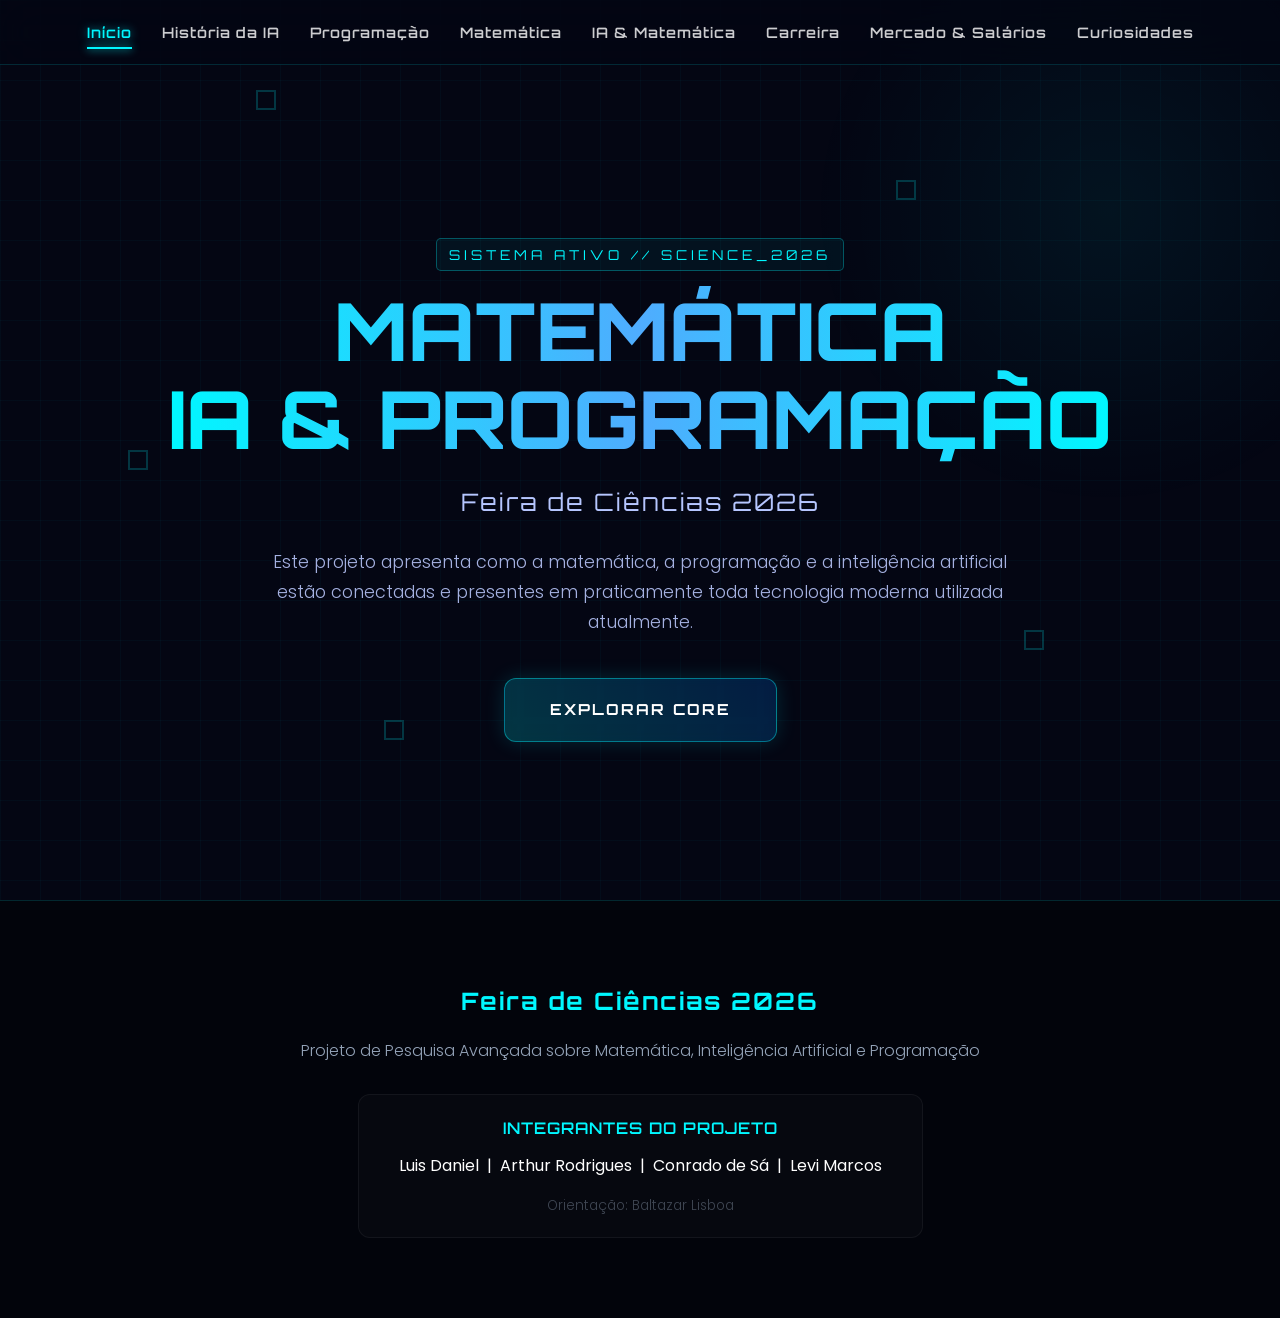
<file: index.html>
<!DOCTYPE html>
<html lang="pt-BR">

<head>
    <meta charset="UTF-8">
    <meta name="viewport" content="width=device-width, initial-scale=1.0">
    <meta name="description" content="Projeto de feira de ciências sobre como matemática, inteligência artificial e programação se conectam na tecnologia moderna.">
    <meta name="author" content="Luis Daniel, Arthur Rodrigues, Conrado de Sá e Levi Marcos">
    <meta name="robots" content="index, follow">
    <meta name="theme-color" content="#00f7ff">

    <meta property="og:title" content="Feira de Ciências | Matemática, IA e Programação">
    <meta property="og:description" content="Explore a conexão entre matemática, inteligência artificial e programação em um projeto futurista de feira de ciências.">
    <meta property="og:type" content="website">

    <title>Feira de Ciências | Matemática, IA e Programação</title>

    <link rel="manifest" href="manifest.json">
    <link rel="icon" type="image/svg+xml" href="assets/favicon.svg">

    <link rel="preconnect" href="https://fonts.googleapis.com">
    <link rel="preconnect" href="https://fonts.gstatic.com" crossorigin>

    <link href="https://fonts.googleapis.com/css2?family=Orbitron:wght@400;600;700;800&family=Poppins:wght@300;400;500;600;700&display=swap" rel="stylesheet">

    <link rel="stylesheet" href="https://cdnjs.cloudflare.com/ajax/libs/font-awesome/6.5.2/css/all.min.css">

    <link rel="stylesheet" href="css/style.css">

    <script src="js/script.js" defer></script>
</head>

<body data-page="home">

    <a class="skip-link" href="#conteudo-principal">
        Pular para o conteúdo
    </a>

    <div class="bg-animation" aria-hidden="true">
        <div class="cube"></div>
        <div class="cube"></div>
        <div class="cube"></div>
        <div class="cube"></div>
        <div class="cube"></div>
    </div>

    <div class="bg-glow" aria-hidden="true"></div>

    <header>
        <nav aria-label="Navegação principal">

            <a href="index.html" data-page="home">
                Início
            </a>

            <a href="ia.html" data-page="ia">
                História da IA
            </a>

            <a href="programacao.html" data-page="programacao">
                Programação
            </a>

            <a href="matematica.html" data-page="matematica">
                Matemática
            </a>

            <a href="ia.html#ia-programacao" data-page="ia-programacao">
                IA & Matemática
            </a>

            <a href="carreira.html" data-page="carreira">
                Carreira
            </a>

            <a href="mercado.html" data-page="mercado">
                Mercado & Salários
            </a>

            <a href="curiosidades.html" data-page="curiosidades">
                Curiosidades
            </a>

        </nav>
    </header>

    <main id="conteudo-principal">

        <section class="hero fade-in">

            <div class="hero-tag">
                SISTEMA ATIVO // SCIENCE_2026
            </div>

            <h1>
                MATEMÁTICA<br>
                IA & PROGRAMAÇÃO
            </h1>

            <h2>
                Feira de Ciências 2026
            </h2>

            <p>
                Este projeto apresenta como a matemática,
                a programação e a inteligência artificial
                estão conectadas e presentes em praticamente
                toda tecnologia moderna utilizada atualmente.
            </p>

            <a href="ia.html" class="hero-btn">
                EXPLORAR CORE
            </a>

        </section>

    </main>

    <footer>

        <h2>
            Feira de Ciências 2026
        </h2>

        <p>
            Projeto de Pesquisa Avançada sobre Matemática,
            Inteligência Artificial e Programação
        </p>

        <div class="integrantes-box">

            <p class="footer-label">
                INTEGRANTES DO PROJETO
            </p>

<a href="PhysicsLabAr/" style="color: inherit; text-decoration: none;">
    Luis Daniel
</a>
&nbsp;|&nbsp;

<a href="doom.html" style="color: inherit; text-decoration: none;">
    Arthur Rodrigues
</a>
&nbsp;|&nbsp;

<a href="pong.html" style="color: inherit; text-decoration: none;">
    Conrado de Sá
</a>
&nbsp;|&nbsp;

<a href="tetris.html" style="color: inherit; text-decoration: none;">
    Levi Marcos
</a>
            <p class="footer-guide">
                Orientação: Baltazar Lisboa
            </p>

        </div>

    </footer>

</body>

</html>
</file>
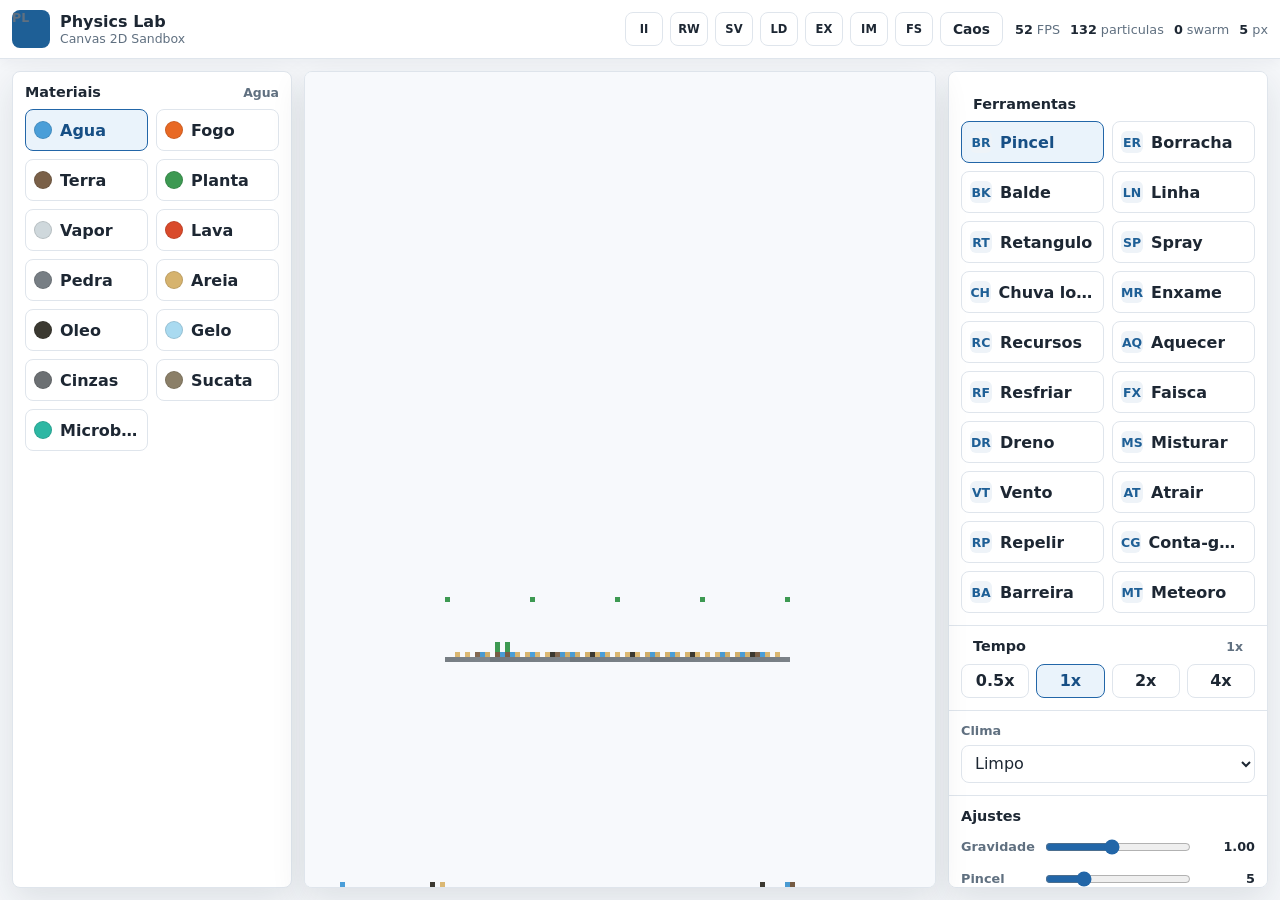
<file: PhysicsLabAr/index.html>
<!doctype html>
<html lang="pt-BR">
<head>
  <meta charset="utf-8">
  <meta name="viewport" content="width=device-width, initial-scale=1">
  <meta name="theme-color" content="#f6f8fb">
  <title>Physics Lab</title>
  <link rel="stylesheet" href="style.css">
  <link rel="stylesheet" href="css/mobile.css" media="(max-width: 760px)">
  <link rel="stylesheet" href="css/desktop.css" media="(min-width: 761px)">
</head>
<body>
  <div class="app-shell">
    <header class="topbar">
      <div class="brand">
        <span class="brand-mark">PL</span>
        <div>
          <strong>Physics Lab</strong>
          <span>Canvas 2D Sandbox</span>
        </div>
      </div>

      <div class="top-actions" aria-label="Acoes principais">
        <button class="icon-button" type="button" data-action="pause" title="Pausar ou continuar" aria-label="Pausar ou continuar">II</button>
        <button class="icon-button" type="button" data-action="rewind" title="Retroceder tempo" aria-label="Retroceder tempo">RW</button>
        <button class="icon-button" type="button" data-action="save" title="Salvar" aria-label="Salvar">SV</button>
        <button class="icon-button" type="button" data-action="load" title="Carregar" aria-label="Carregar">LD</button>
        <button class="icon-button" type="button" data-action="export" title="Exportar JSON" aria-label="Exportar JSON">EX</button>
        <button class="icon-button" type="button" data-action="import" title="Importar JSON" aria-label="Importar JSON">IM</button>
        <button class="icon-button" type="button" data-action="fullscreen" title="Tela cheia" aria-label="Tela cheia">FS</button>
        <button class="text-button chaos-button" type="button" data-action="chaos">Caos</button>
      </div>

      <div class="stats-strip" aria-live="polite">
        <span><b id="fpsValue">60</b> FPS</span>
        <span><b id="particleValue">0</b> particulas</span>
        <span><b id="swarmValue">0</b> swarm</span>
        <span><b id="cellValue">4</b> px</span>
      </div>
    </header>

    <main class="lab-layout">
      <aside class="panel palette-panel" aria-label="Materiais">
        <div class="panel-title">
          <h1>Materiais</h1>
          <span id="selectedMaterialLabel">Agua</span>
        </div>
        <div id="materialPalette" class="material-grid"></div>
      </aside>

      <section class="world-panel" aria-label="Mundo fisico">
        <div class="canvas-frame">
          <canvas id="worldCanvas"></canvas>
          <canvas id="overlayCanvas"></canvas>
          <div id="statusToast" class="status-toast" role="status" aria-live="polite"></div>
        </div>
      </section>

      <aside class="panel control-panel" aria-label="Controles">
        <section class="control-group">
          <div class="panel-title">
            <h2>Ferramentas</h2>
          </div>
          <div id="toolButtons" class="tool-grid"></div>
        </section>

        <section class="control-group">
          <div class="panel-title compact-title">
            <h2>Tempo</h2>
            <span id="timeState">1x</span>
          </div>
          <div id="speedButtons" class="segmented"></div>
        </section>

        <section class="control-group">
          <label class="field-label" for="weatherSelect">Clima</label>
          <select id="weatherSelect">
            <option value="clear">Limpo</option>
            <option value="rain">Chuva</option>
            <option value="storm">Tempestade</option>
            <option value="snow">Neve</option>
            <option value="tornado">Tornado</option>
            <option value="heat">Onda de calor</option>
          </select>
        </section>

        <section class="control-group advanced-panel">
          <div class="panel-title">
            <h2>Ajustes</h2>
          </div>

          <label class="range-row">
            <span>Gravidade</span>
            <input id="gravityRange" type="range" min="0" max="220" value="100">
            <output id="gravityValue">1.00</output>
          </label>

          <label class="range-row">
            <span>Pincel</span>
            <input id="brushRange" type="range" min="1" max="18" value="5">
            <output id="brushValue">5</output>
          </label>

          <label class="range-row">
            <span>Clima</span>
            <input id="weatherRange" type="range" min="0" max="100" value="35">
            <output id="weatherValue">35%</output>
          </label>

          <label class="range-row">
            <span>Limite</span>
            <input id="limitRange" type="range" min="4000" max="70000" step="1000" value="32000">
            <output id="limitValue">32000</output>
          </label>
        </section>

        <section class="control-group utility-row">
          <button class="text-button" type="button" data-action="clear">Limpar</button>
          <button class="text-button" type="button" data-action="seed">Misturar</button>
        </section>
      </aside>
    </main>
  </div>

  <input id="importInput" type="file" accept="application/json" hidden>

  <script src="physics.js"></script>
  <script src="reactions.js"></script>
  <script src="effects.js"></script>
  <script src="time.js"></script>
  <script src="weather.js"></script>
  <script src="save.js"></script>
  <script src="ui.js"></script>
  <script src="main.js"></script>
</body>
</html>
</file>
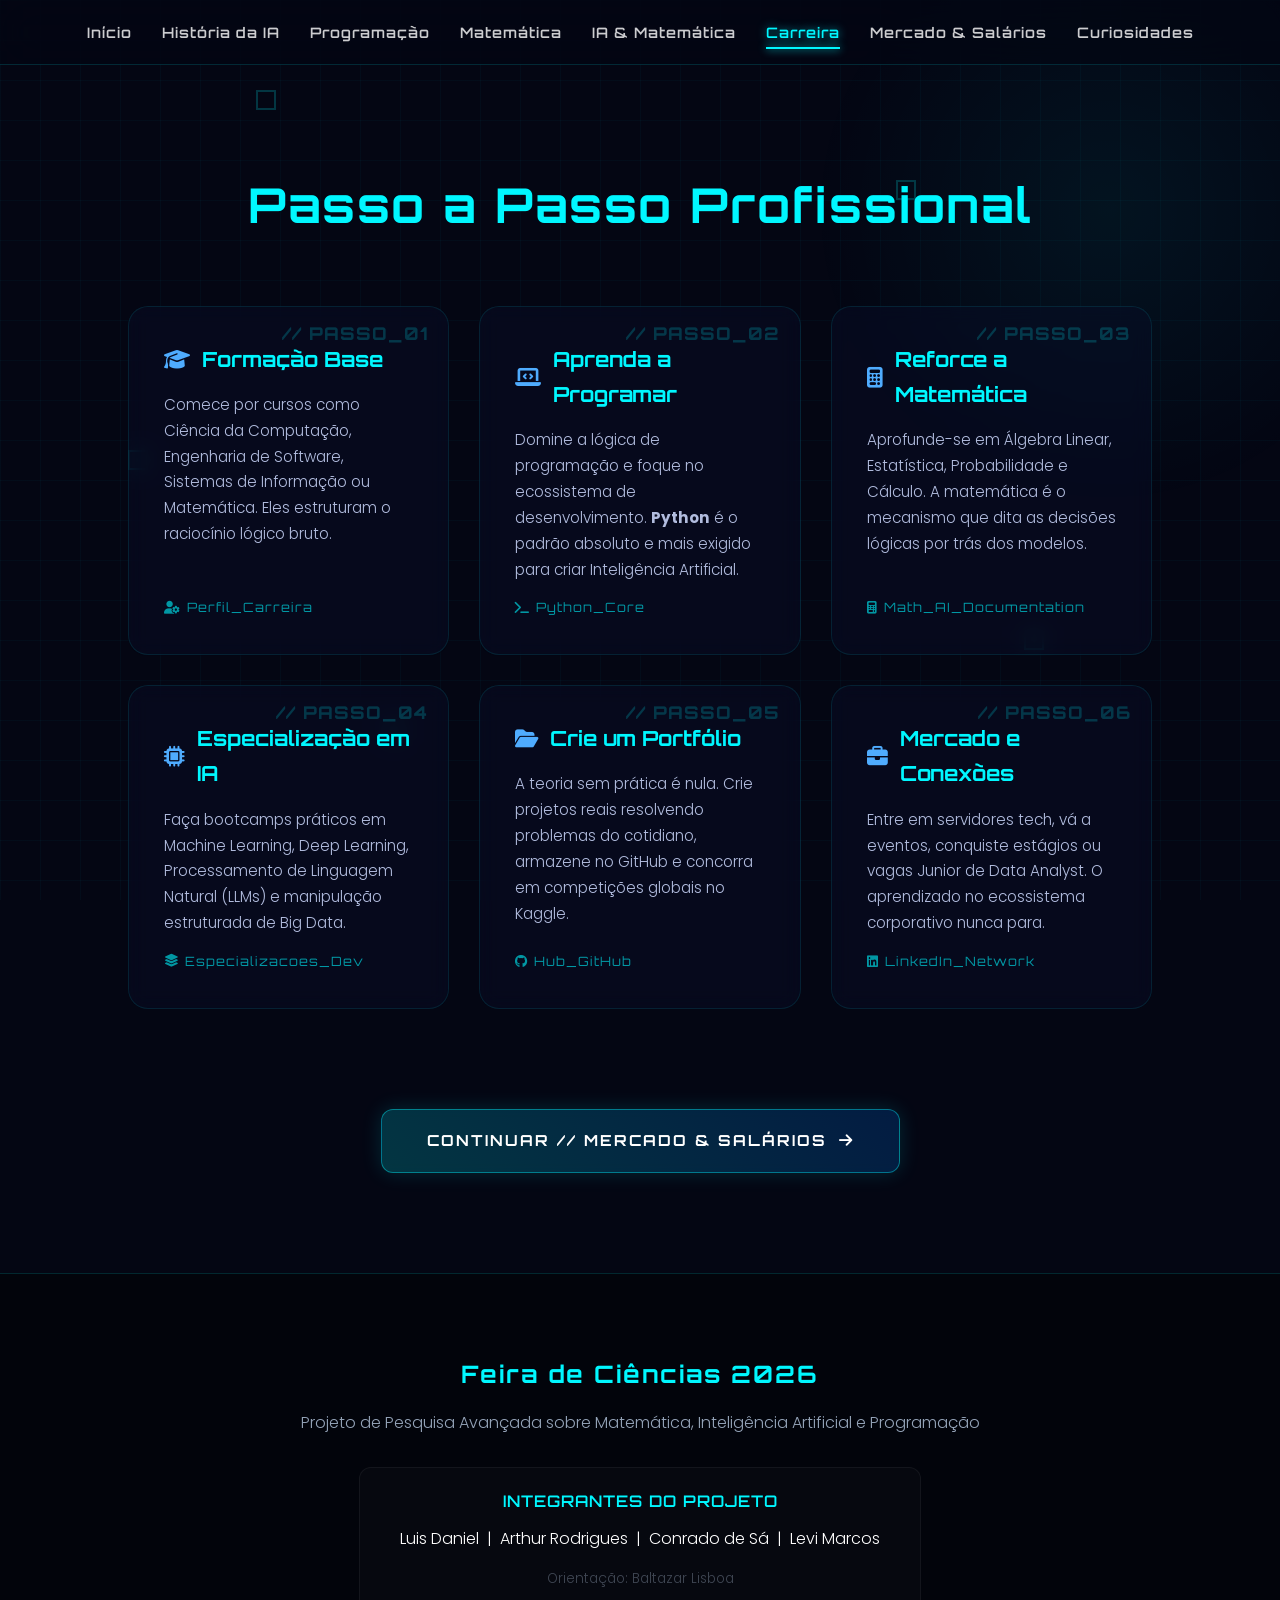
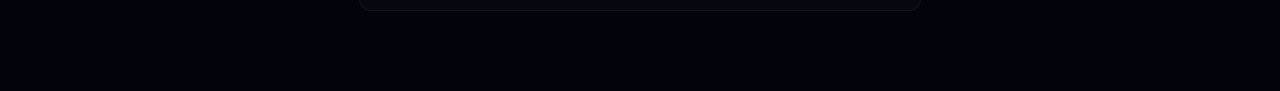
<file: carreira.html>
<!DOCTYPE html>
<html lang="pt-BR">

<head>
    <meta charset="UTF-8">
    <meta name="viewport" content="width=device-width, initial-scale=1.0">
    <meta name="description" content="Passo a passo profissional para construir carreira em tecnologia, programação, matemática e inteligência artificial.">
    <meta name="author" content="Luis Daniel, Arthur Rodrigues, Conrado de Sá e Levi Marcos">
    <meta name="robots" content="index, follow">
    <meta name="theme-color" content="#00f7ff">

    <meta property="og:title" content="Carreira | Feira de Ciências 2026">
    <meta property="og:description" content="Veja formação, programação, matemática, especialização em IA, portfólio e conexões profissionais.">
    <meta property="og:type" content="website">

    <title>Carreira | Feira de Ciências 2026</title>

    <link rel="manifest" href="manifest.json">
    <link rel="icon" type="image/svg+xml" href="assets/favicon.svg">
    <link rel="preconnect" href="https://fonts.googleapis.com">
    <link rel="preconnect" href="https://fonts.gstatic.com" crossorigin>
    <link href="https://fonts.googleapis.com/css2?family=Orbitron:wght@400;600;700;800&family=Poppins:wght@300;400;500;600;700&display=swap" rel="stylesheet">
    <link rel="stylesheet" href="https://cdnjs.cloudflare.com/ajax/libs/font-awesome/6.5.2/css/all.min.css">
    <link rel="stylesheet" href="css/style.css">

    <script src="js/script.js" defer></script>
</head>

<body class="content-page" data-page="carreira">
    <a class="skip-link" href="#conteudo-principal">Pular para o conteúdo</a>

    <div class="bg-animation" aria-hidden="true">
        <div class="cube"></div>
        <div class="cube"></div>
        <div class="cube"></div>
        <div class="cube"></div>
        <div class="cube"></div>
    </div>
    <div class="bg-glow" aria-hidden="true"></div>

    <header>
        <nav aria-label="Navegação principal">
            <a href="index.html" data-page="home">Início</a>
            <a href="ia.html" data-page="ia">História da IA</a>
            <a href="programacao.html" data-page="programacao">Programação</a>
            <a href="matematica.html" data-page="matematica">Matemática</a>
            <a href="ia.html#ia-programacao" data-page="ia-programacao">IA &amp; Matemática</a>
            <a href="carreira.html" data-page="carreira">Carreira</a>
            <a href="mercado.html" data-page="mercado">Mercado &amp; Salários</a>
            <a href="curiosidades.html" data-page="curiosidades">Curiosidades</a>
        </nav>
    </header>

    <main id="conteudo-principal">
        <section id="carreira" class="fade-in" aria-labelledby="titulo-carreira">
            <h1 id="titulo-carreira" class="section-title">Passo a Passo Profissional</h1>
            <div class="cards">
                <article class="card career-card" data-step="// PASSO_01">
                    <h3><i class="fa-solid fa-graduation-cap" aria-hidden="true"></i> Formação Base</h3>
                    <p>Comece por cursos como Ciência da Computação, Engenharia de Software, Sistemas de Informação ou Matemática. Eles estruturam o raciocínio lógico bruto.</p>
                    <a href="https://guiadoestudante.abril.com.br/profissoes/ciencia-da-computacao/" target="_blank" rel="noopener noreferrer" class="source-link"><i class="fa-solid fa-user-gear" aria-hidden="true"></i> Perfil_Carreira</a>
                </article>
                <article class="card career-card" data-step="// PASSO_02">
                    <h3><i class="fa-solid fa-laptop-code" aria-hidden="true"></i> Aprenda a Programar</h3>
                    <p>Domine a lógica de programação e foque no ecossistema de desenvolvimento. <strong>Python</strong> é o padrão absoluto e mais exigido para criar Inteligência Artificial.</p>
                    <a href="https://www.python.org/about/" target="_blank" rel="noopener noreferrer" class="source-link"><i class="fa-solid fa-terminal" aria-hidden="true"></i> Python_Core</a>
                </article>
                <article class="card career-card" data-step="// PASSO_03">
                    <h3><i class="fa-solid fa-calculator" aria-hidden="true"></i> Reforce a Matemática</h3>
                    <p>Aprofunde-se em Álgebra Linear, Estatística, Probabilidade e Cálculo. A matemática é o mecanismo que dita as decisões lógicas por trás dos modelos.</p>
                    <a href="https://towardsdatascience.com/mathematics-for-ai-all-the-essential-math-topics-you-need-ed1d9c6b8dc1" target="_blank" rel="noopener noreferrer" class="source-link"><i class="fa-solid fa-calculator" aria-hidden="true"></i> Math_AI_Documentation</a>
                </article>
                <article class="card career-card" data-step="// PASSO_04">
                    <h3><i class="fa-solid fa-microchip" aria-hidden="true"></i> Especialização em IA</h3>
                    <p>Faça bootcamps práticos em Machine Learning, Deep Learning, Processamento de Linguagem Natural (LLMs) e manipulação estruturada de Big Data.</p>
                    <a href="https://www.alura.com.br/cursos-online-data-science/machine-learning" target="_blank" rel="noopener noreferrer" class="source-link"><i class="fa-solid fa-layer-group" aria-hidden="true"></i> Especializacoes_Dev</a>
                </article>
                <article class="card career-card" data-step="// PASSO_05">
                    <h3><i class="fa-solid fa-folder-open" aria-hidden="true"></i> Crie um Portfólio</h3>
                    <p>A teoria sem prática é nula. Crie projetos reais resolvendo problemas do cotidiano, armazene no GitHub e concorra em competições globais no Kaggle.</p>
                    <a href="https://github.com/" target="_blank" rel="noopener noreferrer" class="source-link"><i class="fa-brands fa-github" aria-hidden="true"></i> Hub_GitHub</a>
                </article>
                <article class="card career-card" data-step="// PASSO_06">
                    <h3><i class="fa-solid fa-briefcase" aria-hidden="true"></i> Mercado e Conexões</h3>
                    <p>Entre em servidores tech, vá a eventos, conquiste estágios ou vagas Junior de Data Analyst. O aprendizado no ecossistema corporativo nunca para.</p>
                    <a href="https://www.linkedin.com/" target="_blank" rel="noopener noreferrer" class="source-link"><i class="fa-brands fa-linkedin" aria-hidden="true"></i> LinkedIn_Network</a>
                </article>
            </div>
        </section>

        <div class="continue-section fade-in">
            <a href="mercado.html" class="hero-btn continue-btn">CONTINUAR // MERCADO &amp; SALÁRIOS <i class="fa-solid fa-arrow-right" aria-hidden="true"></i></a>
        </div>
    </main>

    <footer>
        <h2>Feira de Ciências 2026</h2>
        <p>Projeto de Pesquisa Avançada sobre Matemática, Inteligência Artificial e Programação</p>

        <div class="integrantes-box">
            <p class="footer-label">INTEGRANTES DO PROJETO</p>
            <p class="footer-names">
                Luis Daniel &nbsp;|&nbsp; <a href="doom.html" aria-label="Abrir DOOM clássico" style="color: inherit; text-decoration: none;">Arthur Rodrigues</a> &nbsp;|&nbsp; Conrado de Sá &nbsp;|&nbsp; Levi Marcos
            </p>
            <p class="footer-guide">
                Orientação: Baltazar Lisboa
            </p>
        </div>
    </footer>
</body>

</html>
</file>
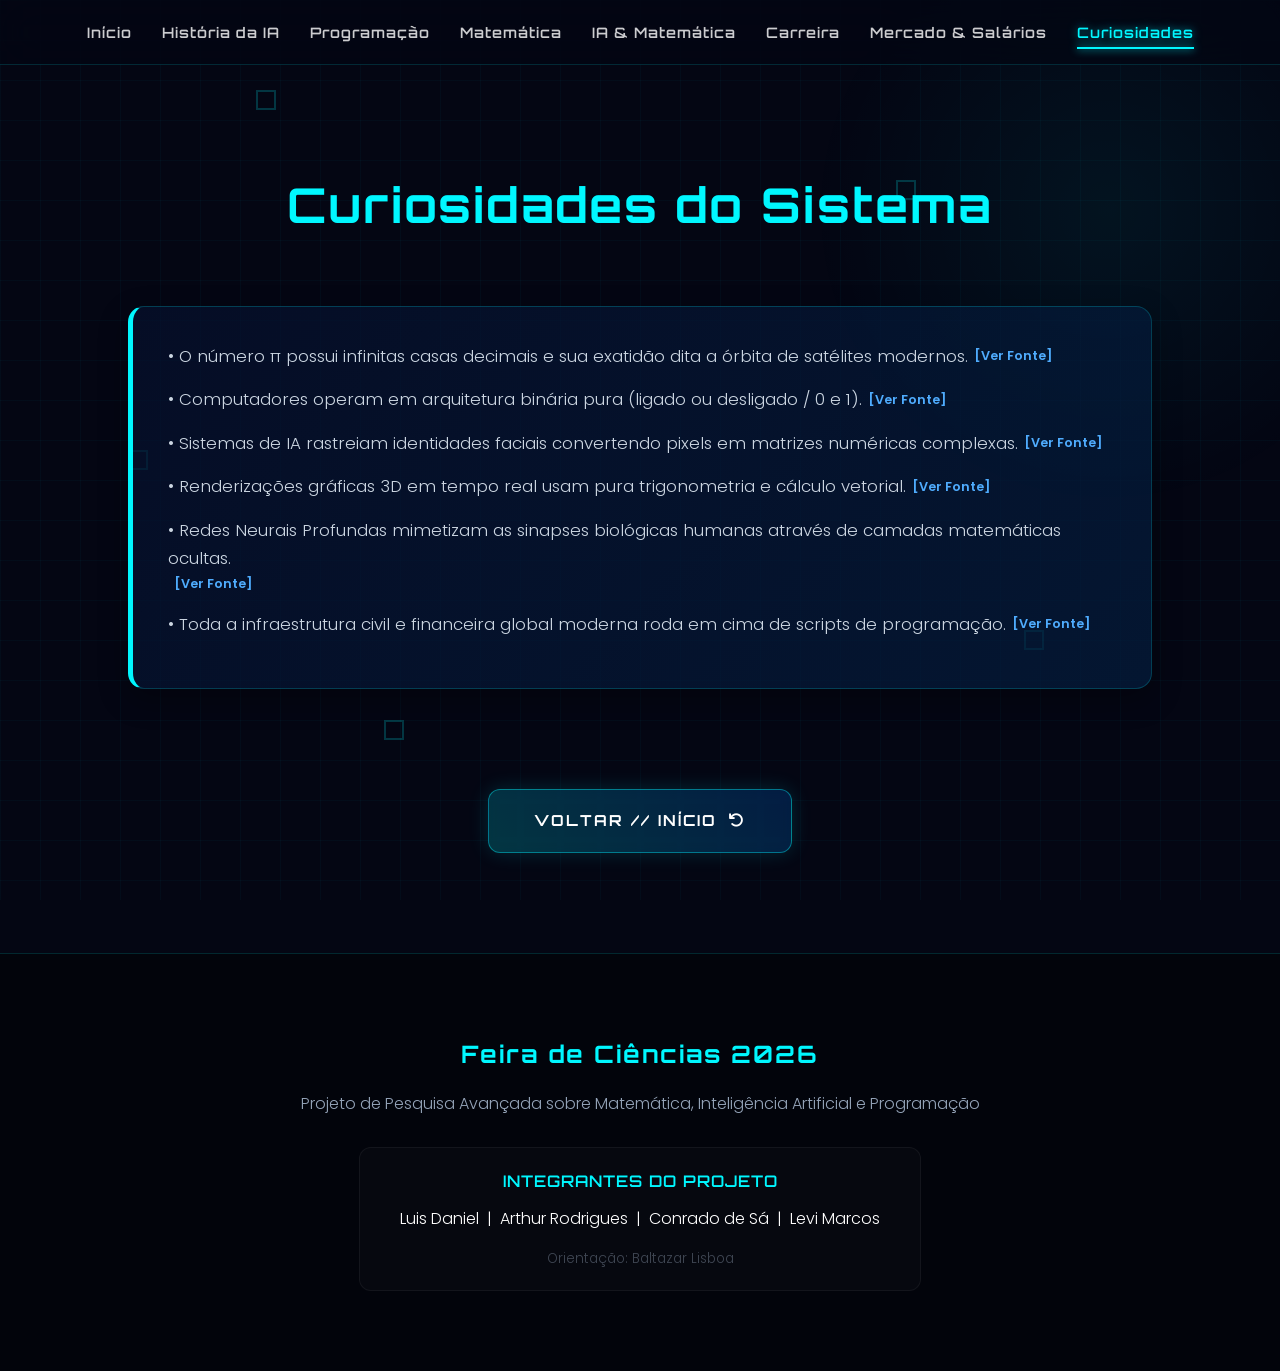
<file: curiosidades.html>
<!DOCTYPE html>
<html lang="pt-BR">

<head>
    <meta charset="UTF-8">
    <meta name="viewport" content="width=device-width, initial-scale=1.0">
    <meta name="description" content="Curiosidades sobre matemática, computadores, inteligência artificial, redes neurais, computação gráfica e programação.">
    <meta name="author" content="Luis Daniel, Arthur Rodrigues, Conrado de Sá e Levi Marcos">
    <meta name="robots" content="index, follow">
    <meta name="theme-color" content="#00f7ff">

    <meta property="og:title" content="Curiosidades | Feira de Ciências 2026">
    <meta property="og:description" content="Curiosidades do sistema sobre π, binário, reconhecimento facial, 3D, redes neurais e infraestrutura digital.">
    <meta property="og:type" content="website">

    <title>Curiosidades | Feira de Ciências 2026</title>

    <link rel="manifest" href="manifest.json">
    <link rel="icon" type="image/svg+xml" href="assets/favicon.svg">
    <link rel="preconnect" href="https://fonts.googleapis.com">
    <link rel="preconnect" href="https://fonts.gstatic.com" crossorigin>
    <link href="https://fonts.googleapis.com/css2?family=Orbitron:wght@400;600;700;800&family=Poppins:wght@300;400;500;600;700&display=swap" rel="stylesheet">
    <link rel="stylesheet" href="https://cdnjs.cloudflare.com/ajax/libs/font-awesome/6.5.2/css/all.min.css">
    <link rel="stylesheet" href="css/style.css">

    <script src="js/script.js" defer></script>
</head>

<body class="content-page" data-page="curiosidades">
    <a class="skip-link" href="#conteudo-principal">Pular para o conteúdo</a>

    <div class="bg-animation" aria-hidden="true">
        <div class="cube"></div>
        <div class="cube"></div>
        <div class="cube"></div>
        <div class="cube"></div>
        <div class="cube"></div>
    </div>
    <div class="bg-glow" aria-hidden="true"></div>

    <header>
        <nav aria-label="Navegação principal">
            <a href="index.html" data-page="home">Início</a>
            <a href="ia.html" data-page="ia">História da IA</a>
            <a href="programacao.html" data-page="programacao">Programação</a>
            <a href="matematica.html" data-page="matematica">Matemática</a>
            <a href="ia.html#ia-programacao" data-page="ia-programacao">IA &amp; Matemática</a>
            <a href="carreira.html" data-page="carreira">Carreira</a>
            <a href="mercado.html" data-page="mercado">Mercado &amp; Salários</a>
            <a href="curiosidades.html" data-page="curiosidades">Curiosidades</a>
        </nav>
    </header>

    <main id="conteudo-principal">
        <section id="curiosidades" class="fade-in" aria-labelledby="titulo-curiosidades">
            <h1 id="titulo-curiosidades" class="section-title">Curiosidades do Sistema</h1>
            <div class="fact-box">
                <p>• O número π possui infinitas casas decimais e sua exatidão dita a órbita de satélites modernos. <a href="https://pt.wikipedia.org/wiki/Pi" target="_blank" rel="noopener noreferrer" class="inline-source">[Ver Fonte]</a></p>
                <p>• Computadores operam em arquitetura binária pura (ligado ou desligado / 0 e 1). <a href="https://pt.wikipedia.org/wiki/Sistema_bin%C3%A1rio_(matem%C3%A1tica)" target="_blank" rel="noopener noreferrer" class="inline-source">[Ver Fonte]</a></p>
                <p>• Sistemas de IA rastreiam identidades faciais convertendo pixels em matrizes numéricas complexas. <a href="https://pt.wikipedia.org/wiki/Reconhecimento_facial" target="_blank" rel="noopener noreferrer" class="inline-source">[Ver Fonte]</a></p>
                <p>• Renderizações gráficas 3D em tempo real usam pura trigonometria e cálculo vetorial. <a href="https://pt.wikipedia.org/wiki/Computa%C3%A7%C3%A3o_gr%C3%A1fica_3D" target="_blank" rel="noopener noreferrer" class="inline-source">[Ver Fonte]</a></p>
                <p>• Redes Neurais Profundas mimetizam as sinapses biológicas humanas através de camadas matemáticas ocultas. <a href="https://pt.wikipedia.org/wiki/Rede_neural_artificial" target="_blank" rel="noopener noreferrer" class="inline-source">[Ver Fonte]</a></p>
                <p>• Toda a infraestrutura civil e financeira global moderna roda em cima de scripts de programação. <a href="https://www.ibm.com/br-pt/topics/software-development" target="_blank" rel="noopener noreferrer" class="inline-source">[Ver Fonte]</a></p>
            </div>
        </section>

        <div class="continue-section fade-in">
            <a href="index.html" class="hero-btn continue-btn">VOLTAR // INÍCIO <i class="fa-solid fa-arrow-rotate-left" aria-hidden="true"></i></a>
        </div>
    </main>

    <footer>
        <h2>Feira de Ciências 2026</h2>
        <p>Projeto de Pesquisa Avançada sobre Matemática, Inteligência Artificial e Programação</p>

        <div class="integrantes-box">
            <p class="footer-label">INTEGRANTES DO PROJETO</p>
            <p class="footer-names">
                Luis Daniel &nbsp;|&nbsp; <a href="doom.html" aria-label="Abrir DOOM clássico" style="color: inherit; text-decoration: none;">Arthur Rodrigues</a> &nbsp;|&nbsp; Conrado de Sá &nbsp;|&nbsp; Levi Marcos
            </p>
            <p class="footer-guide">
                Orientação: Baltazar Lisboa
            </p>
        </div>
    </footer>
</body>

</html>
</file>
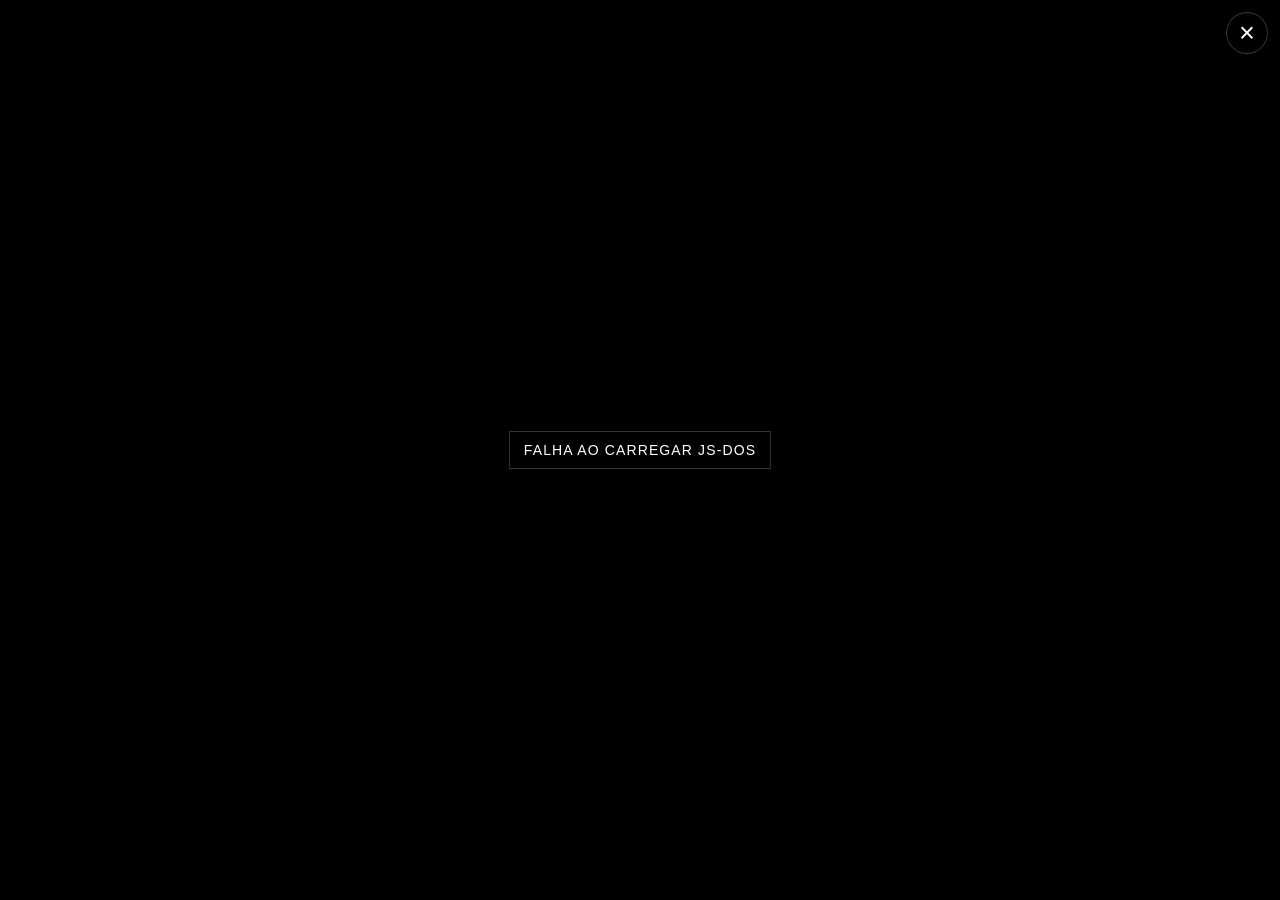
<file: doom.html>
<!DOCTYPE html>
<html lang="pt-BR">

<head>

    <meta charset="UTF-8">

    <meta
        name="viewport"
        content="width=device-width, initial-scale=1.0, maximum-scale=1.0, user-scalable=no, viewport-fit=cover"
    >

    <meta name="robots" content="noindex, nofollow">

    <meta name="theme-color" content="#000000">

    <title>DOOM | Arthur Rodrigues</title>

    <link
        rel="stylesheet"
        href="https://v8.js-dos.com/latest/js-dos.css"
    >

    <link
        rel="stylesheet"
        href="css/doom.css"
    >

    <script
        src="https://v8.js-dos.com/latest/js-dos.js"
    ></script>

    <script
        src="js/doom.js"
        defer
    ></script>

</head>
<body>

    <main
        class="doom-shell"
        aria-label="DOOM clássico"
    >

        <div
            id="dos"
            class="doom-screen"
        ></div>

        <p
            id="doomStatus"
            class="doom-status"
            aria-live="polite"
        >
            Carregando DOOM...
        </p>

        <button
            id="doomBack"
            class="doom-back"
            type="button"
            aria-label="Voltar ao site"
        >
            ×
        </button>

        <div
            id="doomStart"
            class="doom-start"
            hidden
        >

            <button
                id="doomStartButton"
                class="doom-start-button"
                type="button"
            >
                JOGAR
            </button>

        </div>

        <div
            class="doom-touch-controls"
            aria-hidden="false"
        >

            <div
                id="doomMoveStick"
                class="doom-stick"
                role="application"
                aria-label="Movimento"
            >

                <div class="doom-stick-track">

                    <div class="doom-stick-thumb"></div>

                </div>

            </div>

            <div class="doom-actions">

                <button
                    class="doom-action doom-action--fire"
                    type="button"
                    data-key="17"
                    aria-label="Atirar"
                >
                    FIRE
                </button>

                <button
                    class="doom-action"
                    type="button"
                    data-key="32"
                    aria-label="Usar"
                >
                    USE
                </button>

                <button
                    class="doom-action"
                    type="button"
                    data-key="16"
                    aria-label="Correr"
                >
                    RUN
                </button>

            </div>

        </div>

    </main>

</body>

</html>
</file>
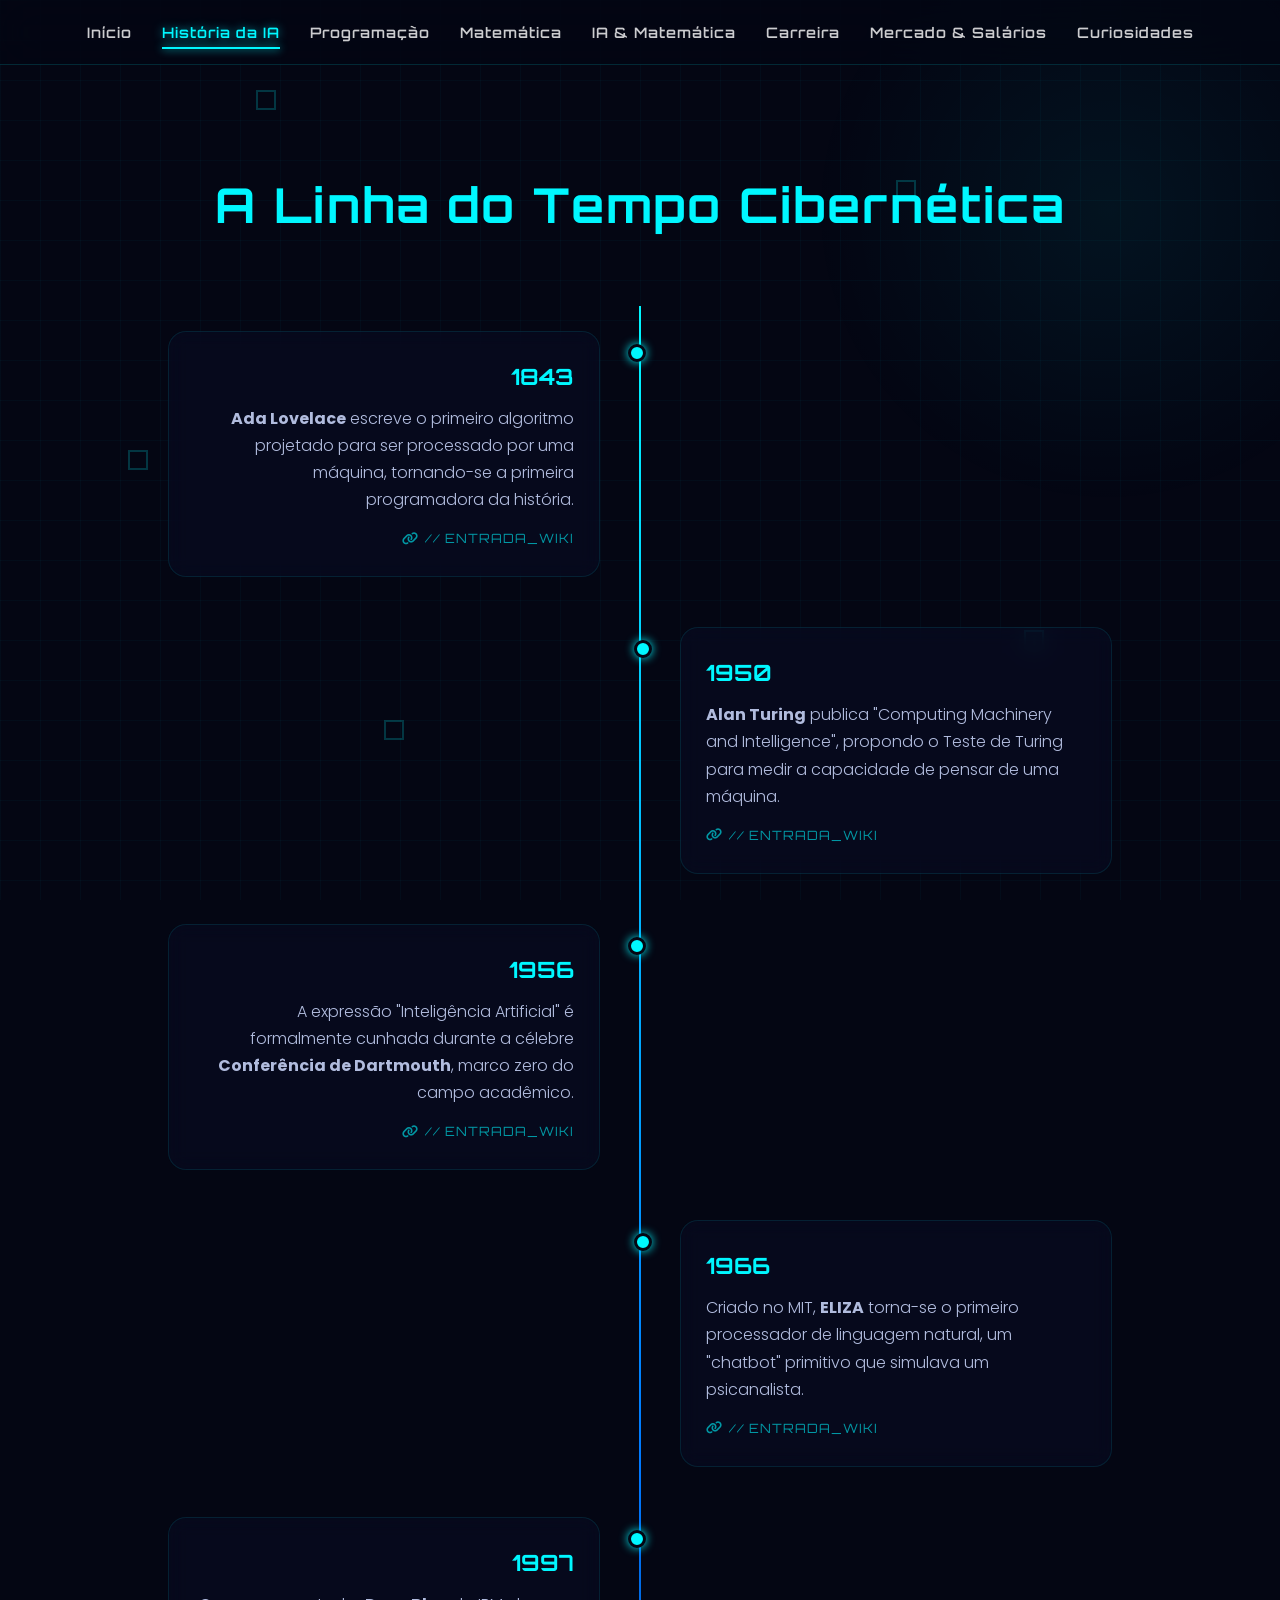
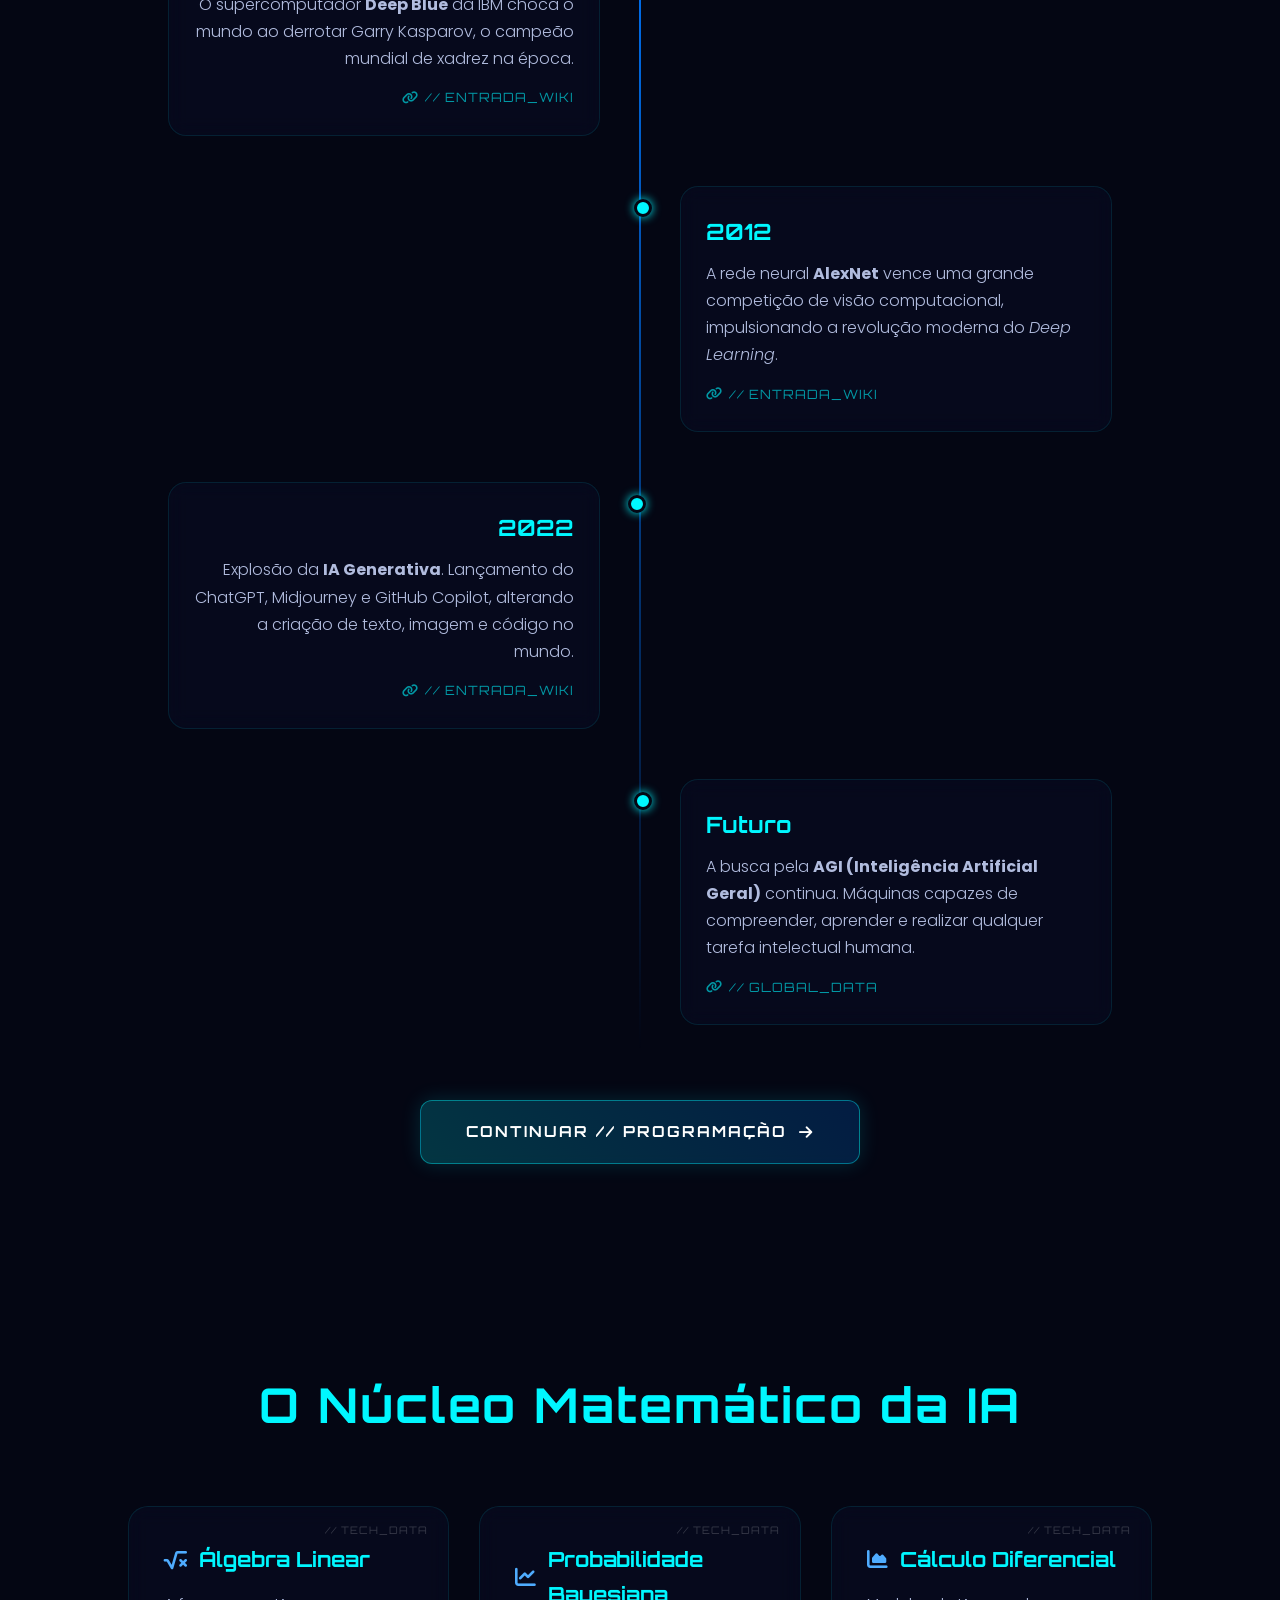
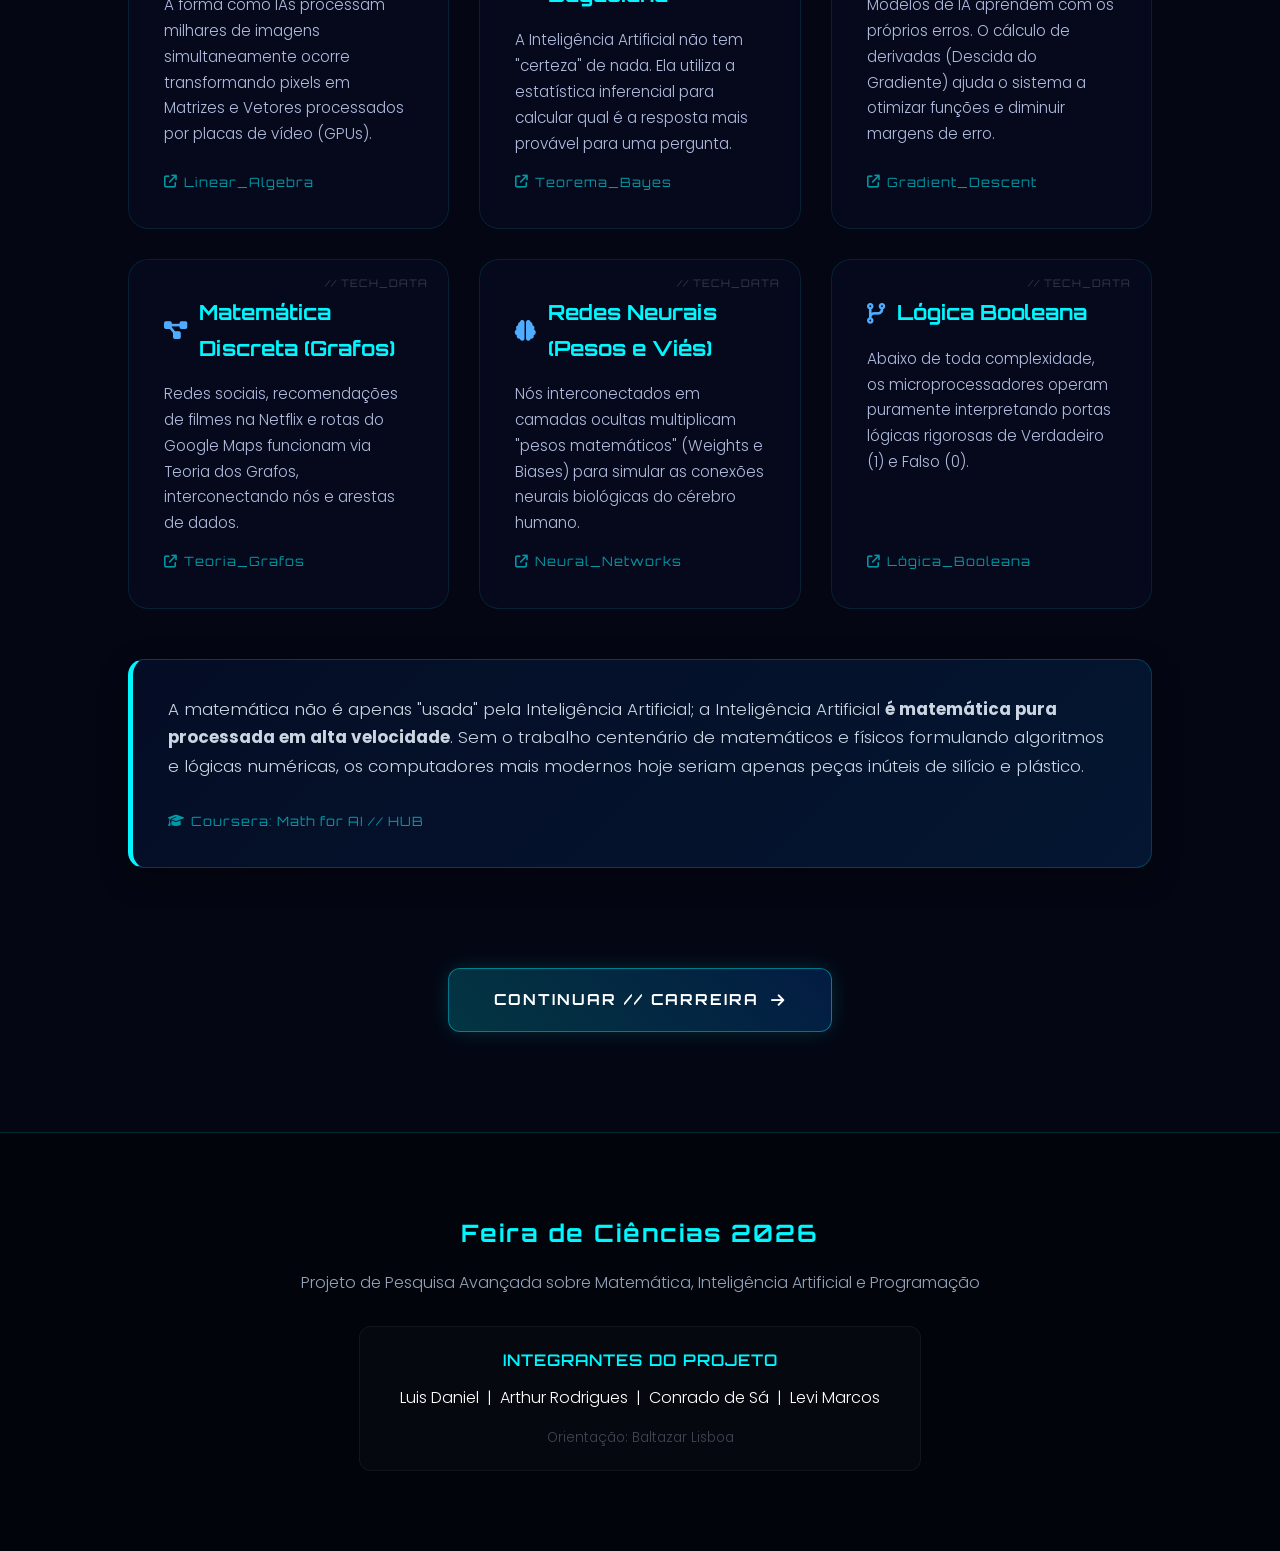
<file: ia.html>
<!DOCTYPE html>
<html lang="pt-BR">

<head>
    <meta charset="UTF-8">
    <meta name="viewport" content="width=device-width, initial-scale=1.0">
    <meta name="description" content="Linha do tempo da inteligência artificial e explicação do núcleo matemático usado por modelos de IA.">
    <meta name="author" content="Luis Daniel, Arthur Rodrigues, Conrado de Sá e Levi Marcos">
    <meta name="robots" content="index, follow">
    <meta name="theme-color" content="#00f7ff">

    <meta property="og:title" content="História da IA | Feira de Ciências 2026">
    <meta property="og:description" content="Conheça a evolução da inteligência artificial e a matemática por trás dos sistemas inteligentes.">
    <meta property="og:type" content="website">

    <title>História da IA | Feira de Ciências 2026</title>

    <link rel="manifest" href="manifest.json">
    <link rel="icon" type="image/svg+xml" href="assets/favicon.svg">
    <link rel="preconnect" href="https://fonts.googleapis.com">
    <link rel="preconnect" href="https://fonts.gstatic.com" crossorigin>
    <link href="https://fonts.googleapis.com/css2?family=Orbitron:wght@400;600;700;800&family=Poppins:wght@300;400;500;600;700&display=swap" rel="stylesheet">
    <link rel="stylesheet" href="https://cdnjs.cloudflare.com/ajax/libs/font-awesome/6.5.2/css/all.min.css">
    <link rel="stylesheet" href="css/style.css">

    <script src="js/script.js" defer></script>
</head>

<body class="content-page" data-page="ia">
    <a class="skip-link" href="#conteudo-principal">Pular para o conteúdo</a>

    <div class="bg-animation" aria-hidden="true">
        <div class="cube"></div>
        <div class="cube"></div>
        <div class="cube"></div>
        <div class="cube"></div>
        <div class="cube"></div>
    </div>
    <div class="bg-glow" aria-hidden="true"></div>

    <header>
        <nav aria-label="Navegação principal">
            <a href="index.html" data-page="home">Início</a>
            <a href="ia.html" data-page="ia">História da IA</a>
            <a href="programacao.html" data-page="programacao">Programação</a>
            <a href="matematica.html" data-page="matematica">Matemática</a>
            <a href="ia.html#ia-programacao" data-page="ia-programacao">IA & Matemática</a>
            <a href="carreira.html" data-page="carreira">Carreira</a>
            <a href="mercado.html" data-page="mercado">Mercado & Salários</a>
            <a href="curiosidades.html" data-page="curiosidades">Curiosidades</a>
        </nav>
    </header>

    <main id="conteudo-principal">
        <section id="historia-ia" class="fade-in" aria-labelledby="titulo-historia-ia">
            <h1 id="titulo-historia-ia" class="section-title">A Linha do Tempo Cibernética</h1>
            <div class="timeline">
                <article class="timeline-item">
                    <div class="timeline-content">
                        <h2>1843</h2>
                        <p><strong>Ada Lovelace</strong> escreve o primeiro algoritmo projetado para ser processado por uma máquina, tornando-se a primeira programadora da história.</p>
                        <a href="https://pt.wikipedia.org/wiki/Ada_Lovelace" target="_blank" rel="noopener noreferrer" class="source-link"><i class="fa-solid fa-link" aria-hidden="true"></i> // ENTRADA_WIKI</a>
                    </div>
                </article>
                <article class="timeline-item">
                    <div class="timeline-content">
                        <h2>1950</h2>
                        <p><strong>Alan Turing</strong> publica "Computing Machinery and Intelligence", propondo o Teste de Turing para medir a capacidade de pensar de uma máquina.</p>
                        <a href="https://pt.wikipedia.org/wiki/Teste_de_Turing" target="_blank" rel="noopener noreferrer" class="source-link"><i class="fa-solid fa-link" aria-hidden="true"></i> // ENTRADA_WIKI</a>
                    </div>
                </article>
                <article class="timeline-item">
                    <div class="timeline-content">
                        <h2>1956</h2>
                        <p>A expressão "Inteligência Artificial" é formalmente cunhada durante a célebre <strong>Conferência de Dartmouth</strong>, marco zero do campo acadêmico.</p>
                        <a href="https://pt.wikipedia.org/wiki/Confer%C3%AAncia_de_Dartmouth" target="_blank" rel="noopener noreferrer" class="source-link"><i class="fa-solid fa-link" aria-hidden="true"></i> // ENTRADA_WIKI</a>
                    </div>
                </article>
                <article class="timeline-item">
                    <div class="timeline-content">
                        <h2>1966</h2>
                        <p>Criado no MIT, <strong>ELIZA</strong> torna-se o primeiro processador de linguagem natural, um "chatbot" primitivo que simulava um psicanalista.</p>
                        <a href="https://pt.wikipedia.org/wiki/ELIZA" target="_blank" rel="noopener noreferrer" class="source-link"><i class="fa-solid fa-link" aria-hidden="true"></i> // ENTRADA_WIKI</a>
                    </div>
                </article>
                <article class="timeline-item">
                    <div class="timeline-content">
                        <h2>1997</h2>
                        <p>O supercomputador <strong>Deep Blue</strong> da IBM choca o mundo ao derrotar Garry Kasparov, o campeão mundial de xadrez na época.</p>
                        <a href="https://pt.wikipedia.org/wiki/Deep_Blue" target="_blank" rel="noopener noreferrer" class="source-link"><i class="fa-solid fa-link" aria-hidden="true"></i> // ENTRADA_WIKI</a>
                    </div>
                </article>
                <article class="timeline-item">
                    <div class="timeline-content">
                        <h2>2012</h2>
                        <p>A rede neural <strong>AlexNet</strong> vence uma grande competição de visão computacional, impulsionando a revolução moderna do <em>Deep Learning</em>.</p>
                        <a href="https://pt.wikipedia.org/wiki/Aprendizagem_profunda" target="_blank" rel="noopener noreferrer" class="source-link"><i class="fa-solid fa-link" aria-hidden="true"></i> // ENTRADA_WIKI</a>
                    </div>
                </article>
                <article class="timeline-item">
                    <div class="timeline-content">
                        <h2>2022</h2>
                        <p>Explosão da <strong>IA Generativa</strong>. Lançamento do ChatGPT, Midjourney e GitHub Copilot, alterando a criação de texto, imagem e código no mundo.</p>
                        <a href="https://pt.wikipedia.org/wiki/Intelig%C3%AAncia_artificial_generativa" target="_blank" rel="noopener noreferrer" class="source-link"><i class="fa-solid fa-link" aria-hidden="true"></i> // ENTRADA_WIKI</a>
                    </div>
                </article>
                <article class="timeline-item">
                    <div class="timeline-content">
                        <h2>Futuro</h2>
                        <p>A busca pela <strong>AGI (Inteligência Artificial Geral)</strong> continua. Máquinas capazes de compreender, aprender e realizar qualquer tarefa intelectual humana.</p>
                        <a href="https://pt.wikipedia.org/wiki/Intelig%C3%AAncia_artificial_geral" target="_blank" rel="noopener noreferrer" class="source-link"><i class="fa-solid fa-link" aria-hidden="true"></i> // GLOBAL_DATA</a>
                    </div>
                </article>
            </div>

            <div class="continue-section continue-section--inside fade-in">
                <a href="programacao.html" class="hero-btn continue-btn">CONTINUAR // PROGRAMAÇÃO <i class="fa-solid fa-arrow-right" aria-hidden="true"></i></a>
            </div>
        </section>

        <section id="ia-programacao" class="fade-in" aria-labelledby="titulo-ia-programacao">
            <h2 id="titulo-ia-programacao" class="section-title">O Núcleo Matemático da IA</h2>
            <div class="cards">
                <article class="card">
                    <h3><i class="fa-solid fa-square-root-variable" aria-hidden="true"></i> Álgebra Linear</h3>
                    <p>A forma como IAs processam milhares de imagens simultaneamente ocorre transformando pixels em Matrizes e Vetores processados por placas de vídeo (GPUs).</p>
                    <a href="https://pt.wikipedia.org/wiki/%C3%81lgebra_linear" target="_blank" rel="noopener noreferrer" class="source-link"><i class="fa-solid fa-arrow-up-right-from-square" aria-hidden="true"></i> Linear_Algebra</a>
                </article>
                <article class="card">
                    <h3><i class="fa-solid fa-chart-line" aria-hidden="true"></i> Probabilidade Bayesiana</h3>
                    <p>A Inteligência Artificial não tem "certeza" de nada. Ela utiliza a estatística inferencial para calcular qual é a resposta mais provável para uma pergunta.</p>
                    <a href="https://pt.wikipedia.org/wiki/Teorema_de_Bayes" target="_blank" rel="noopener noreferrer" class="source-link"><i class="fa-solid fa-arrow-up-right-from-square" aria-hidden="true"></i> Teorema_Bayes</a>
                </article>
                <article class="card">
                    <h3><i class="fa-solid fa-chart-area" aria-hidden="true"></i> Cálculo Diferencial</h3>
                    <p>Modelos de IA aprendem com os próprios erros. O cálculo de derivadas (Descida do Gradiente) ajuda o sistema a otimizar funções e diminuir margens de erro.</p>
                    <a href="https://pt.wikipedia.org/wiki/Gradiente_descendente" target="_blank" rel="noopener noreferrer" class="source-link"><i class="fa-solid fa-arrow-up-right-from-square" aria-hidden="true"></i> Gradient_Descent</a>
                </article>
                <article class="card">
                    <h3><i class="fa-solid fa-project-diagram" aria-hidden="true"></i> Matemática Discreta (Grafos)</h3>
                    <p>Redes sociais, recomendações de filmes na Netflix e rotas do Google Maps funcionam via Teoria dos Grafos, interconectando nós e arestas de dados.</p>
                    <a href="https://pt.wikipedia.org/wiki/Teoria_dos_grafos" target="_blank" rel="noopener noreferrer" class="source-link"><i class="fa-solid fa-arrow-up-right-from-square" aria-hidden="true"></i> Teoria_Grafos</a>
                </article>
                <article class="card">
                    <h3><i class="fa-solid fa-brain" aria-hidden="true"></i> Redes Neurais (Pesos e Viés)</h3>
                    <p>Nós interconectados em camadas ocultas multiplicam "pesos matemáticos" (Weights e Biases) para simular as conexões neurais biológicas do cérebro humano.</p>
                    <a href="https://pt.wikipedia.org/wiki/Rede_neural_artificial" target="_blank" rel="noopener noreferrer" class="source-link"><i class="fa-solid fa-arrow-up-right-from-square" aria-hidden="true"></i> Neural_Networks</a>
                </article>
                <article class="card">
                    <h3><i class="fa-solid fa-code-branch" aria-hidden="true"></i> Lógica Booleana</h3>
                    <p>Abaixo de toda complexidade, os microprocessadores operam puramente interpretando portas lógicas rigorosas de Verdadeiro (1) e Falso (0).</p>
                    <a href="https://pt.wikipedia.org/wiki/L%C3%B3gica_booleana" target="_blank" rel="noopener noreferrer" class="source-link"><i class="fa-solid fa-arrow-up-right-from-square" aria-hidden="true"></i> Lógica_Booleana</a>
                </article>
            </div>
            <div class="fact-box">
                A matemática não é apenas "usada" pela Inteligência Artificial; a Inteligência Artificial <strong>é matemática pura processada em alta velocidade</strong>. Sem o trabalho centenário de matemáticos e físicos formulando algoritmos e lógicas numéricas, os computadores mais modernos hoje seriam apenas peças inúteis de silício e plástico.
                <a href="https://www.coursera.org/articles/mathematics-for-machine-learning" target="_blank" rel="noopener noreferrer" class="source-link source-link--block"><i class="fa-solid fa-graduation-cap" aria-hidden="true"></i> Coursera: Math for AI // HUB</a>
            </div>
        </section>

        <div class="continue-section fade-in">
            <a href="carreira.html" class="hero-btn continue-btn">CONTINUAR // CARREIRA <i class="fa-solid fa-arrow-right" aria-hidden="true"></i></a>
        </div>
    </main>

    <footer>
        <h2>Feira de Ciências 2026</h2>
        <p>Projeto de Pesquisa Avançada sobre Matemática, Inteligência Artificial e Programação</p>

        <div class="integrantes-box">
            <p class="footer-label">INTEGRANTES DO PROJETO</p>
            <p class="footer-names">
                Luis Daniel &nbsp;|&nbsp; <a href="doom.html" aria-label="Abrir DOOM clássico" style="color: inherit; text-decoration: none;">Arthur Rodrigues</a> &nbsp;|&nbsp; Conrado de Sá &nbsp;|&nbsp; Levi Marcos
            </p>
            <p class="footer-guide">
                Orientação: Baltazar Lisboa
            </p>
        </div>
    </footer>
</body>

</html>
</file>
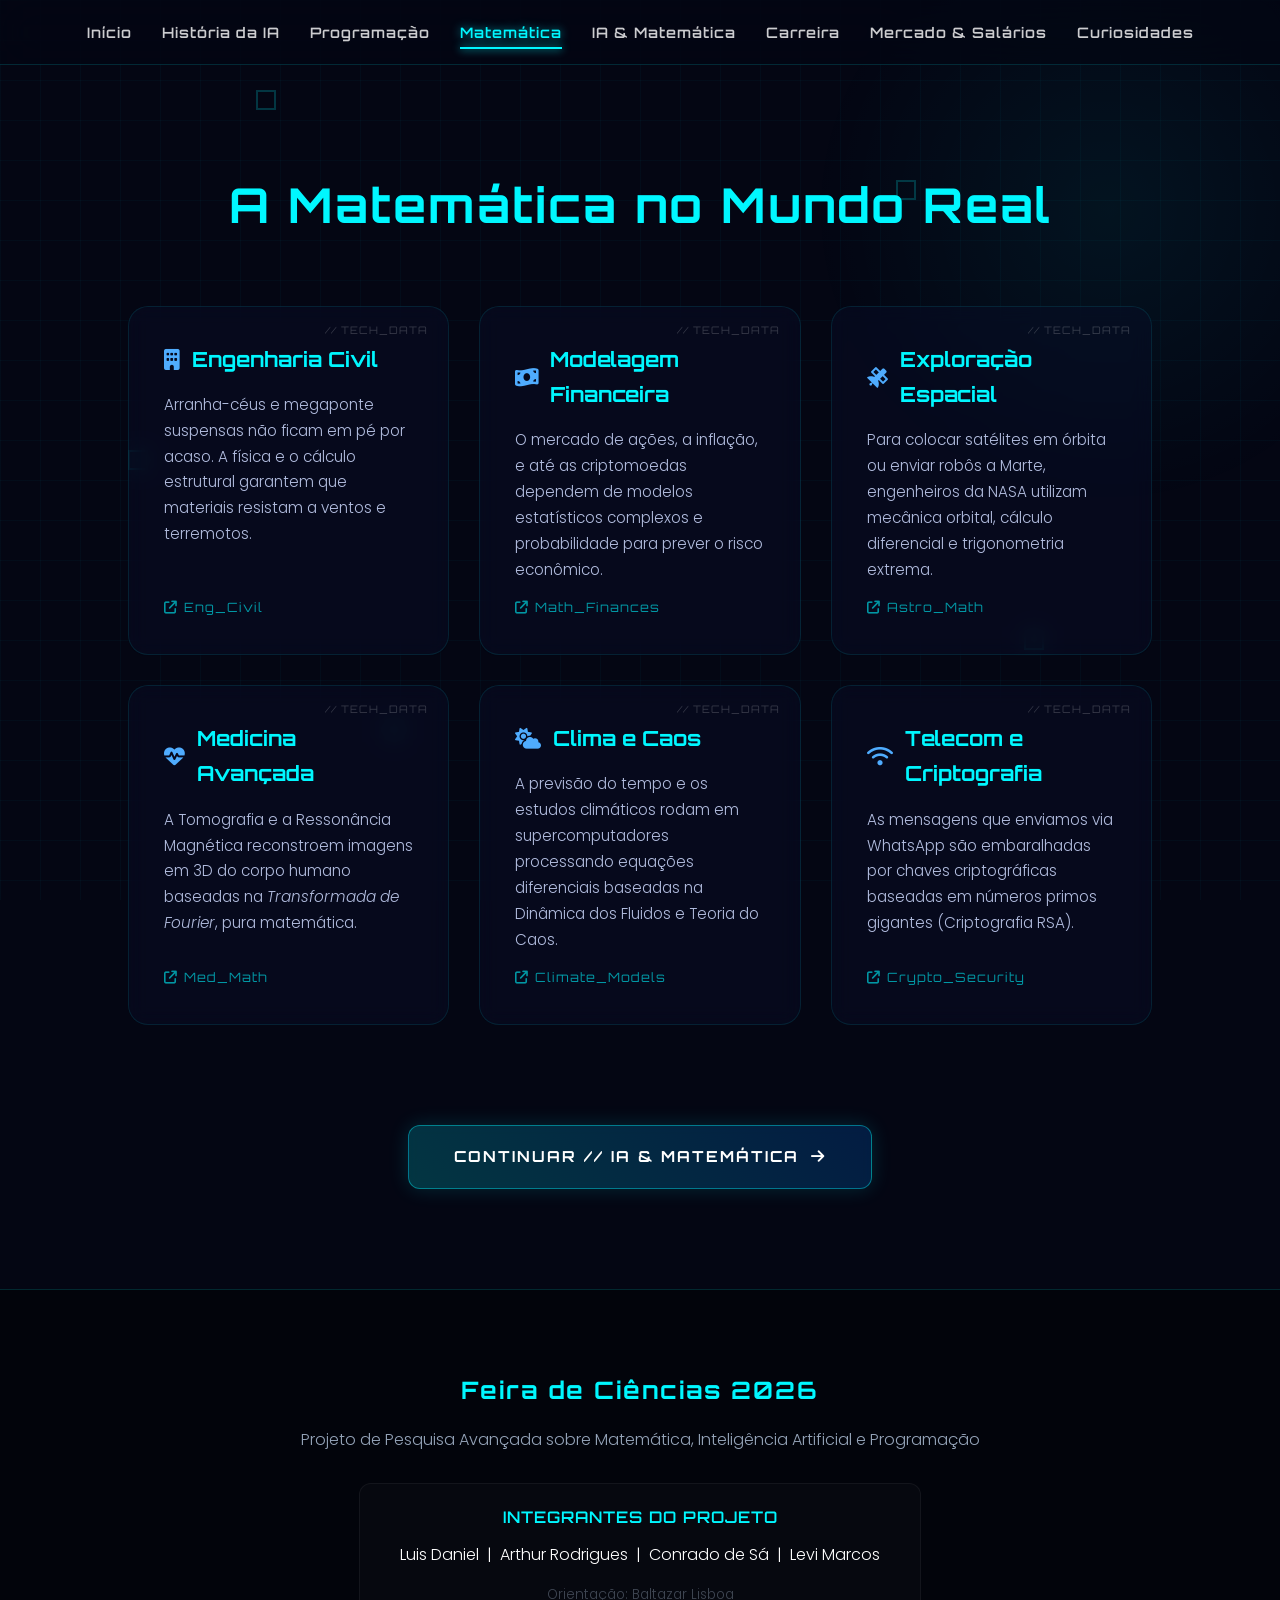
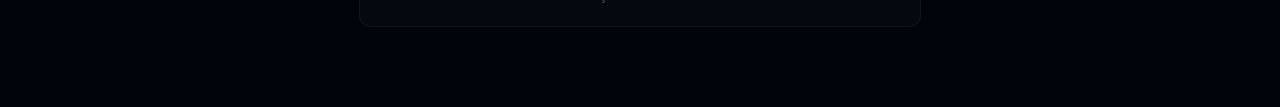
<file: matematica.html>
<!DOCTYPE html>
<html lang="pt-BR">

<head>
    <meta charset="UTF-8">
    <meta name="viewport" content="width=device-width, initial-scale=1.0">
    <meta name="description" content="Aplicações reais da matemática em engenharia, finanças, exploração espacial, medicina, clima, telecomunicações e criptografia.">
    <meta name="author" content="Luis Daniel, Arthur Rodrigues, Conrado de Sá e Levi Marcos">
    <meta name="robots" content="index, follow">
    <meta name="theme-color" content="#00f7ff">

    <meta property="og:title" content="Matemática | Feira de Ciências 2026">
    <meta property="og:description" content="Veja como a matemática aparece em estruturas, finanças, espaço, medicina, clima e segurança digital.">
    <meta property="og:type" content="website">

    <title>Matemática | Feira de Ciências 2026</title>

    <link rel="manifest" href="manifest.json">
    <link rel="icon" type="image/svg+xml" href="assets/favicon.svg">
    <link rel="preconnect" href="https://fonts.googleapis.com">
    <link rel="preconnect" href="https://fonts.gstatic.com" crossorigin>
    <link href="https://fonts.googleapis.com/css2?family=Orbitron:wght@400;600;700;800&family=Poppins:wght@300;400;500;600;700&display=swap" rel="stylesheet">
    <link rel="stylesheet" href="https://cdnjs.cloudflare.com/ajax/libs/font-awesome/6.5.2/css/all.min.css">
    <link rel="stylesheet" href="css/style.css">

    <script src="js/script.js" defer></script>
</head>

<body class="content-page" data-page="matematica">
    <a class="skip-link" href="#conteudo-principal">Pular para o conteúdo</a>

    <div class="bg-animation" aria-hidden="true">
        <div class="cube"></div>
        <div class="cube"></div>
        <div class="cube"></div>
        <div class="cube"></div>
        <div class="cube"></div>
    </div>
    <div class="bg-glow" aria-hidden="true"></div>

    <header>
        <nav aria-label="Navegação principal">
            <a href="index.html" data-page="home">Início</a>
            <a href="ia.html" data-page="ia">História da IA</a>
            <a href="programacao.html" data-page="programacao">Programação</a>
            <a href="matematica.html" data-page="matematica">Matemática</a>
            <a href="ia.html#ia-programacao" data-page="ia-programacao">IA &amp; Matemática</a>
            <a href="carreira.html" data-page="carreira">Carreira</a>
            <a href="mercado.html" data-page="mercado">Mercado &amp; Salários</a>
            <a href="curiosidades.html" data-page="curiosidades">Curiosidades</a>
        </nav>
    </header>

    <main id="conteudo-principal">
        <section id="matematica" class="fade-in" aria-labelledby="titulo-matematica">
            <h1 id="titulo-matematica" class="section-title">A Matemática no Mundo Real</h1>
            <div class="cards">
                <article class="card">
                    <h3><i class="fa-solid fa-building" aria-hidden="true"></i> Engenharia Civil</h3>
                    <p>Arranha-céus e megaponte suspensas não ficam em pé por acaso. A física e o cálculo estrutural garantem que materiais resistam a ventos e terremotos.</p>
                    <a href="https://pt.wikipedia.org/wiki/Engenharia_civil" target="_blank" rel="noopener noreferrer" class="source-link"><i class="fa-solid fa-arrow-up-right-from-square" aria-hidden="true"></i> Eng_Civil</a>
                </article>
                <article class="card">
                    <h3><i class="fa-solid fa-money-bill-wave" aria-hidden="true"></i> Modelagem Financeira</h3>
                    <p>O mercado de ações, a inflação, e até as criptomoedas dependem de modelos estatísticos complexos e probabilidade para prever o risco econômico.</p>
                    <a href="https://pt.wikipedia.org/wiki/Matem%C3%A1tica_financeira" target="_blank" rel="noopener noreferrer" class="source-link"><i class="fa-solid fa-arrow-up-right-from-square" aria-hidden="true"></i> Math_Finances</a>
                </article>
                <article class="card">
                    <h3><i class="fa-solid fa-satellite" aria-hidden="true"></i> Exploração Espacial</h3>
                    <p>Para colocar satélites em órbita ou enviar robôs a Marte, engenheiros da NASA utilizam mecânica orbital, cálculo diferencial e trigonometria extrema.</p>
                    <a href="https://pt.wikipedia.org/wiki/Mec%C3%A2nica_celeste" target="_blank" rel="noopener noreferrer" class="source-link"><i class="fa-solid fa-arrow-up-right-from-square" aria-hidden="true"></i> Astro_Math</a>
                </article>
                <article class="card">
                    <h3><i class="fa-solid fa-heart-pulse" aria-hidden="true"></i> Medicina Avançada</h3>
                    <p>A Tomografia e a Ressonância Magnética reconstroem imagens em 3D do corpo humano baseadas na <em>Transformada de Fourier</em>, pura matemática.</p>
                    <a href="https://pt.wikipedia.org/wiki/Transformada_de_Fourier" target="_blank" rel="noopener noreferrer" class="source-link"><i class="fa-solid fa-arrow-up-right-from-square" aria-hidden="true"></i> Med_Math</a>
                </article>
                <article class="card">
                    <h3><i class="fa-solid fa-cloud-sun" aria-hidden="true"></i> Clima e Caos</h3>
                    <p>A previsão do tempo e os estudos climáticos rodam em supercomputadores processando equações diferenciais baseadas na Dinâmica dos Fluidos e Teoria do Caos.</p>
                    <a href="https://pt.wikipedia.org/wiki/Previs%C3%A3o_num%C3%A9rica_do_tempo" target="_blank" rel="noopener noreferrer" class="source-link"><i class="fa-solid fa-arrow-up-right-from-square" aria-hidden="true"></i> Climate_Models</a>
                </article>
                <article class="card">
                    <h3><i class="fa-solid fa-wifi" aria-hidden="true"></i> Telecom e Criptografia</h3>
                    <p>As mensagens que enviamos via WhatsApp são embaralhadas por chaves criptográficas baseadas em números primos gigantes (Criptografia RSA).</p>
                    <a href="https://pt.wikipedia.org/wiki/Criptografia_assimetrica" target="_blank" rel="noopener noreferrer" class="source-link"><i class="fa-solid fa-arrow-up-right-from-square" aria-hidden="true"></i> Crypto_Security</a>
                </article>
            </div>
        </section>

        <div class="continue-section fade-in">
            <a href="ia.html#ia-programacao" class="hero-btn continue-btn">CONTINUAR // IA &amp; MATEMÁTICA <i class="fa-solid fa-arrow-right" aria-hidden="true"></i></a>
        </div>
    </main>

    <footer>
        <h2>Feira de Ciências 2026</h2>
        <p>Projeto de Pesquisa Avançada sobre Matemática, Inteligência Artificial e Programação</p>

        <div class="integrantes-box">
            <p class="footer-label">INTEGRANTES DO PROJETO</p>
            <p class="footer-names">
                Luis Daniel &nbsp;|&nbsp; <a href="doom.html" aria-label="Abrir DOOM clássico" style="color: inherit; text-decoration: none;">Arthur Rodrigues</a> &nbsp;|&nbsp; Conrado de Sá &nbsp;|&nbsp; Levi Marcos
            </p>
            <p class="footer-guide">
                Orientação: Baltazar Lisboa
            </p>
        </div>
    </footer>
</body>

</html>
</file>
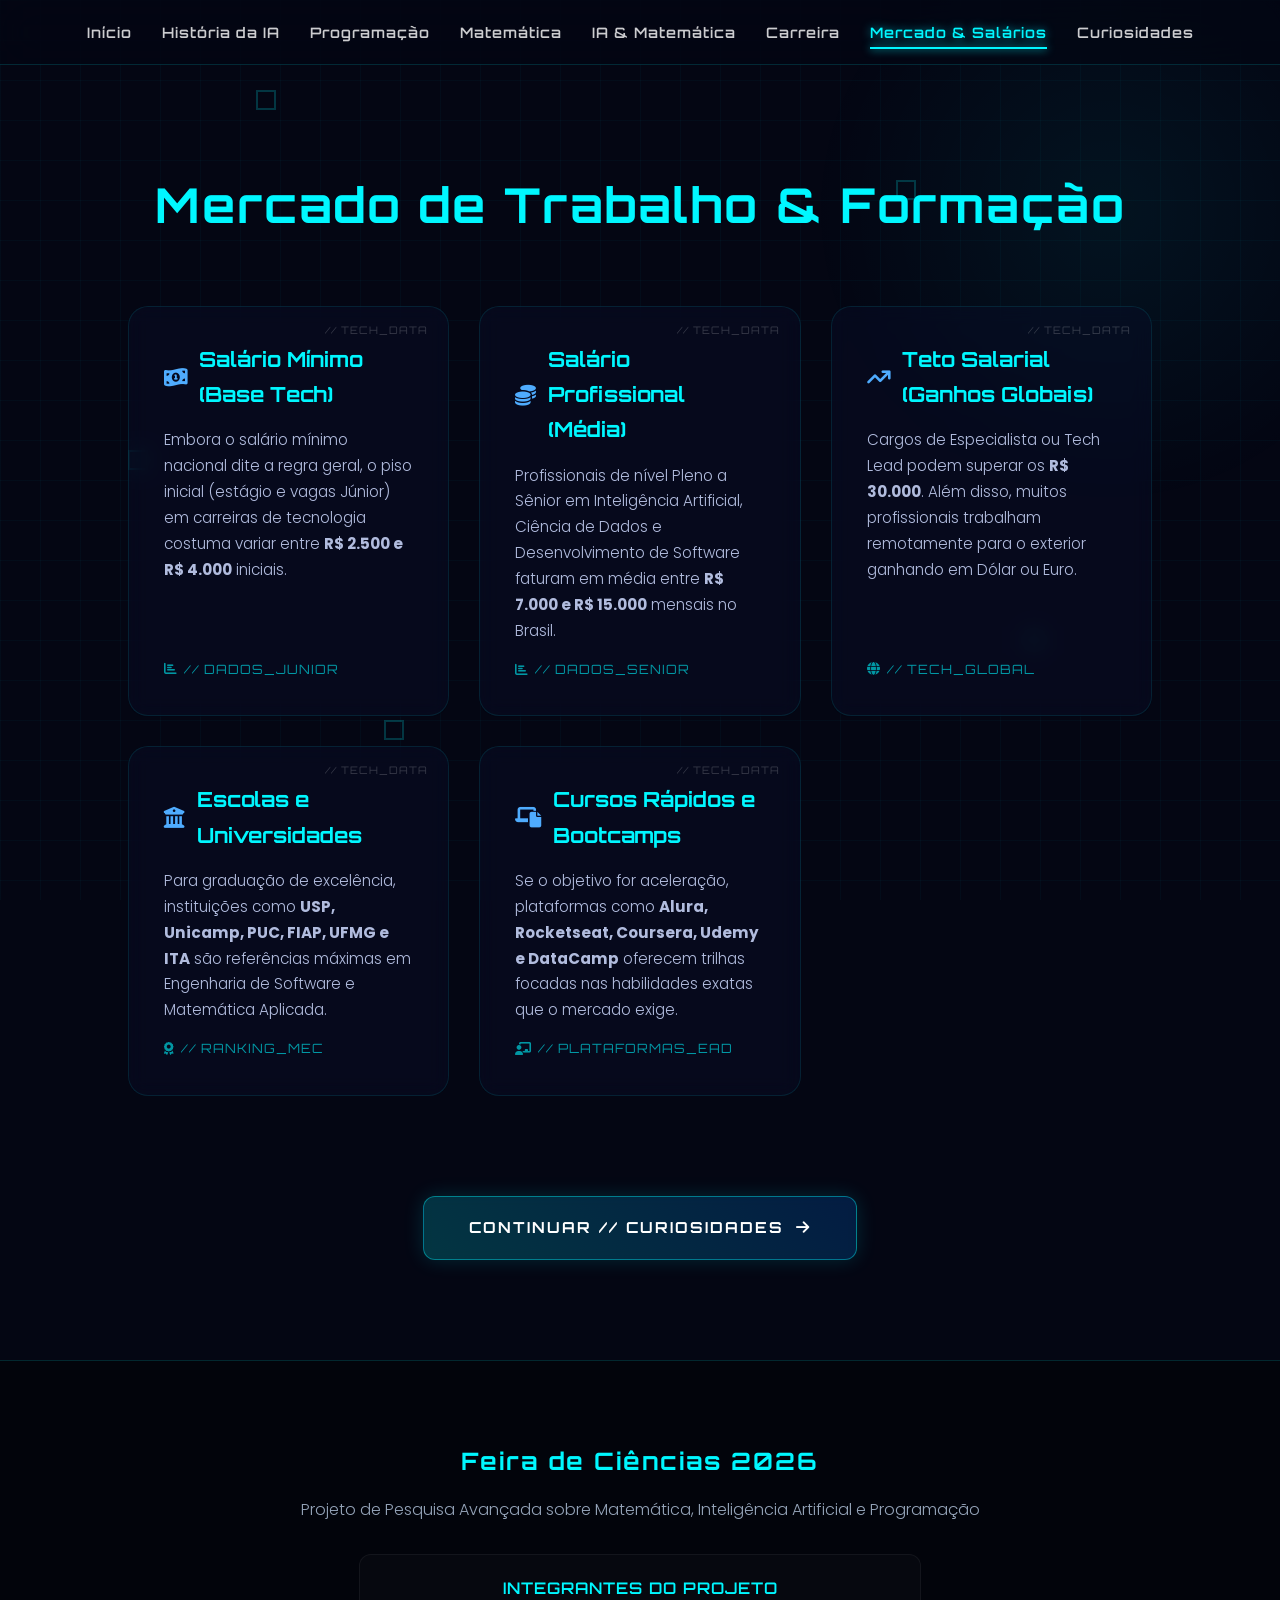
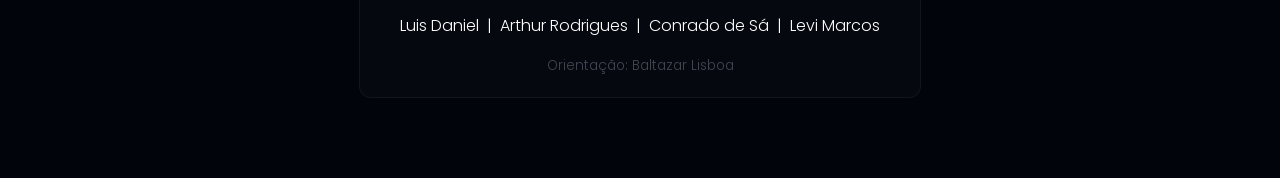
<file: mercado.html>
<!DOCTYPE html>
<html lang="pt-BR">

<head>
    <meta charset="UTF-8">
    <meta name="viewport" content="width=device-width, initial-scale=1.0">
    <meta name="description" content="Mercado de trabalho, salários, formação, universidades e bootcamps para carreiras em tecnologia e inteligência artificial.">
    <meta name="author" content="Luis Daniel, Arthur Rodrigues, Conrado de Sá e Levi Marcos">
    <meta name="robots" content="index, follow">
    <meta name="theme-color" content="#00f7ff">

    <meta property="og:title" content="Mercado e Salários | Feira de Ciências 2026">
    <meta property="og:description" content="Veja faixas salariais, universidades, cursos rápidos e oportunidades globais em tecnologia.">
    <meta property="og:type" content="website">

    <title>Mercado e Salários | Feira de Ciências 2026</title>

    <link rel="manifest" href="manifest.json">
    <link rel="icon" type="image/svg+xml" href="assets/favicon.svg">
    <link rel="preconnect" href="https://fonts.googleapis.com">
    <link rel="preconnect" href="https://fonts.gstatic.com" crossorigin>
    <link href="https://fonts.googleapis.com/css2?family=Orbitron:wght@400;600;700;800&family=Poppins:wght@300;400;500;600;700&display=swap" rel="stylesheet">
    <link rel="stylesheet" href="https://cdnjs.cloudflare.com/ajax/libs/font-awesome/6.5.2/css/all.min.css">
    <link rel="stylesheet" href="css/style.css">

    <script src="js/script.js" defer></script>
</head>

<body class="content-page" data-page="mercado">
    <a class="skip-link" href="#conteudo-principal">Pular para o conteúdo</a>

    <div class="bg-animation" aria-hidden="true">
        <div class="cube"></div>
        <div class="cube"></div>
        <div class="cube"></div>
        <div class="cube"></div>
        <div class="cube"></div>
    </div>
    <div class="bg-glow" aria-hidden="true"></div>

    <header>
        <nav aria-label="Navegação principal">
            <a href="index.html" data-page="home">Início</a>
            <a href="ia.html" data-page="ia">História da IA</a>
            <a href="programacao.html" data-page="programacao">Programação</a>
            <a href="matematica.html" data-page="matematica">Matemática</a>
            <a href="ia.html#ia-programacao" data-page="ia-programacao">IA &amp; Matemática</a>
            <a href="carreira.html" data-page="carreira">Carreira</a>
            <a href="mercado.html" data-page="mercado">Mercado &amp; Salários</a>
            <a href="curiosidades.html" data-page="curiosidades">Curiosidades</a>
        </nav>
    </header>

    <main id="conteudo-principal">
        <section id="mercado" class="fade-in" aria-labelledby="titulo-mercado">
            <h1 id="titulo-mercado" class="section-title">Mercado de Trabalho &amp; Formação</h1>
            <div class="cards">
                <article class="card">
                    <h3><i class="fa-solid fa-money-bill-1-wave" aria-hidden="true"></i> Salário Mínimo (Base Tech)</h3>
                    <p>Embora o salário mínimo nacional dite a regra geral, o piso inicial (estágio e vagas Júnior) em carreiras de tecnologia costuma variar entre <strong>R$ 2.500 e R$ 4.000</strong> iniciais.</p>
                    <a href="https://br.indeed.com/career/desenvolvedor-junior/salaries" target="_blank" rel="noopener noreferrer" class="source-link"><i class="fa-solid fa-chart-bar" aria-hidden="true"></i> // DADOS_JUNIOR</a>
                </article>
                <article class="card">
                    <h3><i class="fa-solid fa-coins" aria-hidden="true"></i> Salário Profissional (Média)</h3>
                    <p>Profissionais de nível Pleno a Sênior em Inteligência Artificial, Ciência de Dados e Desenvolvimento de Software faturam em média entre <strong>R$ 7.000 e R$ 15.000</strong> mensais no Brasil.</p>
                    <a href="https://www.glassdoor.com.br/Sal%C3%A1rios/engenheiro-de-intelig%C3%AAncia-artificial-sal%C3%A1rio-SRCH_KO0,37.htm" target="_blank" rel="noopener noreferrer" class="source-link"><i class="fa-solid fa-chart-bar" aria-hidden="true"></i> // DADOS_SENIOR</a>
                </article>
                <article class="card">
                    <h3><i class="fa-solid fa-arrow-trend-up" aria-hidden="true"></i> Teto Salarial (Ganhos Globais)</h3>
                    <p>Cargos de Especialista ou Tech Lead podem superar os <strong>R$ 30.000</strong>. Além disso, muitos profissionais trabalham remotamente para o exterior ganhando em Dólar ou Euro.</p>
                    <a href="https://forbes.com.br/carreira/" target="_blank" rel="noopener noreferrer" class="source-link"><i class="fa-solid fa-globe" aria-hidden="true"></i> // TECH_GLOBAL</a>
                </article>
                <article class="card">
                    <h3><i class="fa-solid fa-building-columns" aria-hidden="true"></i> Escolas e Universidades</h3>
                    <p>Para graduação de excelência, instituições como <strong>USP, Unicamp, PUC, FIAP, UFMG e ITA</strong> são referências máximas em Engenharia de Software e Matemática Aplicada.</p>
                    <a href="https://ruf.folha.uol.com.br/2023/ranking-de-cursos/computacao/" target="_blank" rel="noopener noreferrer" class="source-link"><i class="fa-solid fa-award" aria-hidden="true"></i> // RANKING_MEC</a>
                </article>
                <article class="card">
                    <h3><i class="fa-solid fa-laptop-file" aria-hidden="true"></i> Cursos Rápidos e Bootcamps</h3>
                    <p>Se o objetivo for aceleração, plataformas como <strong>Alura, Rocketseat, Coursera, Udemy e DataCamp</strong> oferecem trilhas focadas nas habilidades exatas que o mercado exige.</p>
                    <a href="https://www.coursera.org/" target="_blank" rel="noopener noreferrer" class="source-link"><i class="fa-solid fa-chalkboard-user" aria-hidden="true"></i> // PLATAFORMAS_EAD</a>
                </article>
            </div>
        </section>

        <div class="continue-section fade-in">
            <a href="curiosidades.html" class="hero-btn continue-btn">CONTINUAR // CURIOSIDADES <i class="fa-solid fa-arrow-right" aria-hidden="true"></i></a>
        </div>
    </main>

    <footer>
        <h2>Feira de Ciências 2026</h2>
        <p>Projeto de Pesquisa Avançada sobre Matemática, Inteligência Artificial e Programação</p>

        <div class="integrantes-box">
            <p class="footer-label">INTEGRANTES DO PROJETO</p>
            <p class="footer-names">
                Luis Daniel &nbsp;|&nbsp; <a href="doom.html" aria-label="Abrir DOOM clássico" style="color: inherit; text-decoration: none;">Arthur Rodrigues</a> &nbsp;|&nbsp; Conrado de Sá &nbsp;|&nbsp; Levi Marcos
            </p>
            <p class="footer-guide">
                Orientação: Baltazar Lisboa
            </p>
        </div>
    </footer>
</body>

</html>
</file>
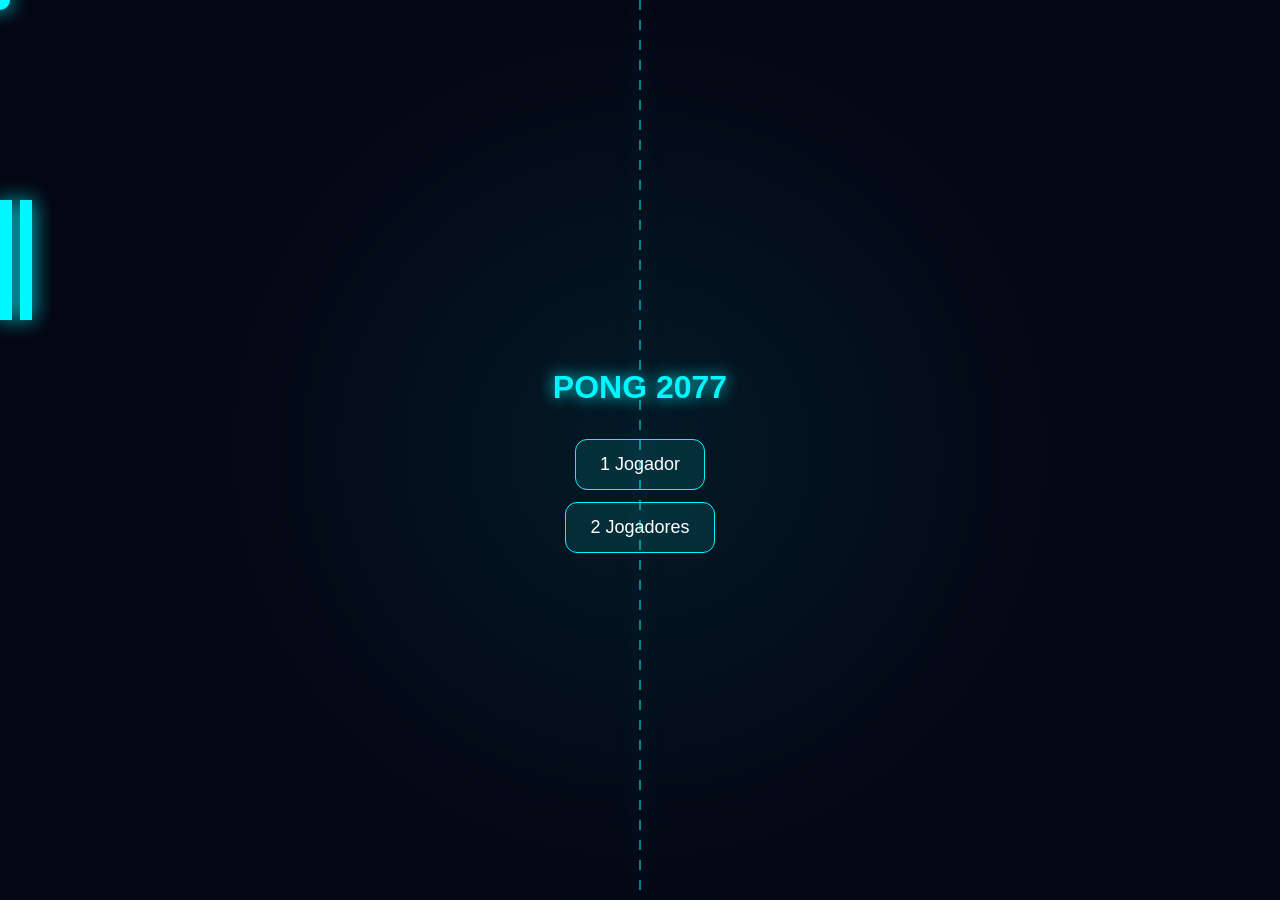
<file: pong.html>
<!DOCTYPE html>
<html lang="pt-BR">

<head>
    <meta charset="UTF-8">

    <meta name="viewport"
          content="width=device-width,
                   initial-scale=1,
                   maximum-scale=1,
                   user-scalable=no">

    <meta name="mobile-web-app-capable" content="yes">
    <meta name="apple-mobile-web-app-capable" content="yes">
    <meta name="theme-color" content="#040613">

    <title>Pong Futurista</title>

    <link rel="stylesheet" href="css/pong.css">
</head>

<body>

    <div id="menu" class="menu">

        <h1>PONG 2077</h1>

        <button id="singleBtn">
            1 Jogador
        </button>

        <button id="multiBtn">
            2 Jogadores
        </button>

        <div id="levels" class="hidden">

            <h2>Dificuldade</h2>

            <button class="lvl" data-level="1">
                Nível 1
            </button>

            <button class="lvl" data-level="2">
                Nível 2
            </button>

            <button class="lvl" data-level="3">
                Nível 3
            </button>

            <button class="lvl" data-level="4">
                Nível 4
            </button>

            <button class="lvl" data-level="5">
                Nível 5
            </button>

        </div>

    </div>

    <div id="hud" class="hidden">

        <span id="score">
            0 x 0
        </span>

        <button id="backBtn">
            Menu
        </button>

    </div>

    <canvas id="game"></canvas>

    <script src="js/pong.js"></script>

</body>

</html>
</file>
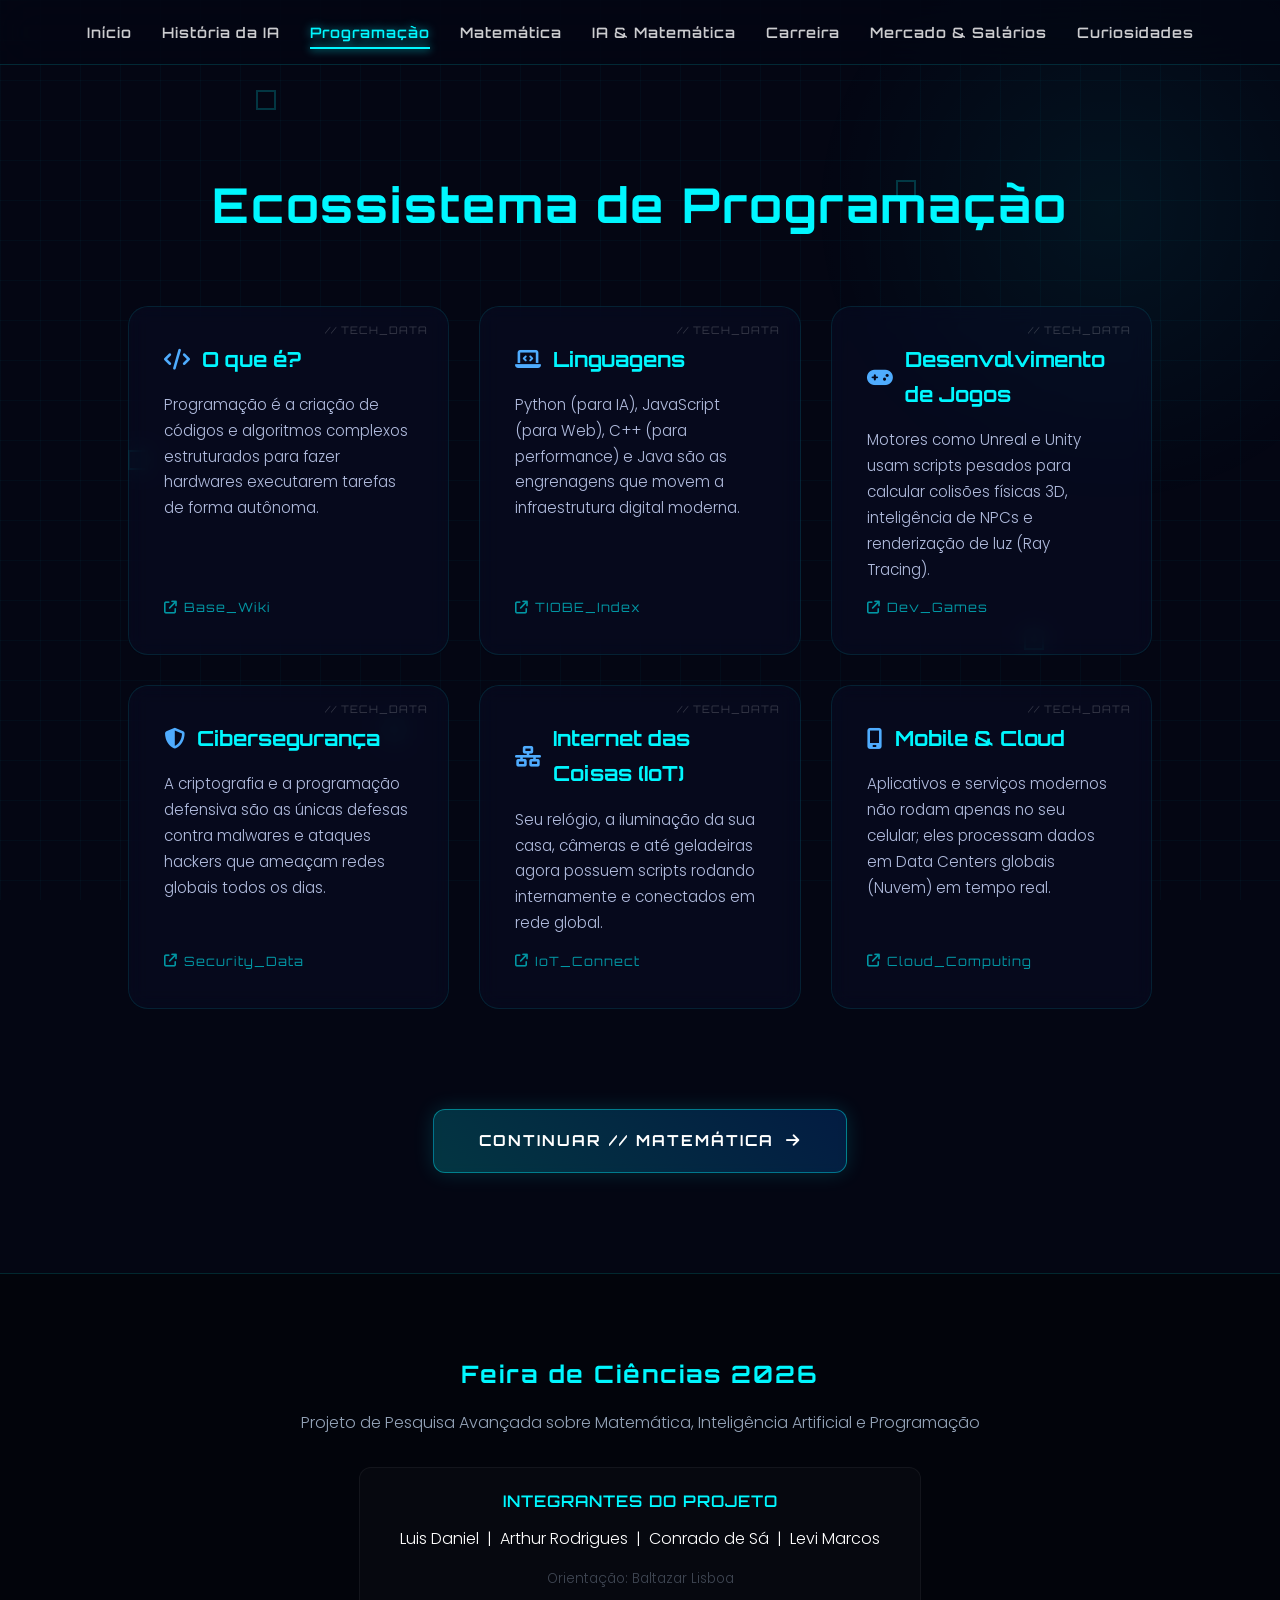
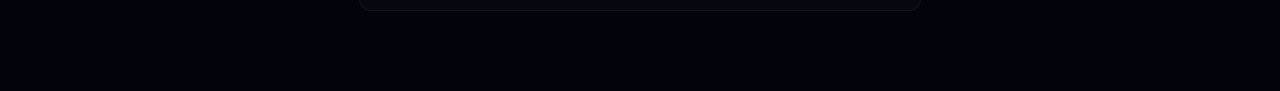
<file: programacao.html>
<!DOCTYPE html>
<html lang="pt-BR">

<head>
    <meta charset="UTF-8">
    <meta name="viewport" content="width=device-width, initial-scale=1.0">
    <meta name="description" content="Página sobre programação, linguagens, jogos, cibersegurança, internet das coisas, mobile e cloud.">
    <meta name="author" content="Luis Daniel, Arthur Rodrigues, Conrado de Sá e Levi Marcos">
    <meta name="robots" content="index, follow">
    <meta name="theme-color" content="#00f7ff">

    <meta property="og:title" content="Programação | Feira de Ciências 2026">
    <meta property="og:description" content="Entenda como a programação move softwares, jogos, nuvem, segurança digital e dispositivos conectados.">
    <meta property="og:type" content="website">

    <title>Programação | Feira de Ciências 2026</title>

    <link rel="manifest" href="manifest.json">
    <link rel="icon" type="image/svg+xml" href="assets/favicon.svg">
    <link rel="preconnect" href="https://fonts.googleapis.com">
    <link rel="preconnect" href="https://fonts.gstatic.com" crossorigin>
    <link href="https://fonts.googleapis.com/css2?family=Orbitron:wght@400;600;700;800&family=Poppins:wght@300;400;500;600;700&display=swap" rel="stylesheet">
    <link rel="stylesheet" href="https://cdnjs.cloudflare.com/ajax/libs/font-awesome/6.5.2/css/all.min.css">
    <link rel="stylesheet" href="css/style.css">

    <script src="js/script.js" defer></script>
</head>

<body class="content-page" data-page="programacao">
    <a class="skip-link" href="#conteudo-principal">Pular para o conteúdo</a>

    <div class="bg-animation" aria-hidden="true">
        <div class="cube"></div>
        <div class="cube"></div>
        <div class="cube"></div>
        <div class="cube"></div>
        <div class="cube"></div>
    </div>
    <div class="bg-glow" aria-hidden="true"></div>

    <header>
        <nav aria-label="Navegação principal">
            <a href="index.html" data-page="home">Início</a>
            <a href="ia.html" data-page="ia">História da IA</a>
            <a href="programacao.html" data-page="programacao">Programação</a>
            <a href="matematica.html" data-page="matematica">Matemática</a>
            <a href="ia.html#ia-programacao" data-page="ia-programacao">IA &amp; Matemática</a>
            <a href="carreira.html" data-page="carreira">Carreira</a>
            <a href="mercado.html" data-page="mercado">Mercado &amp; Salários</a>
            <a href="curiosidades.html" data-page="curiosidades">Curiosidades</a>
        </nav>
    </header>

    <main id="conteudo-principal">
        <section id="programacao" class="fade-in" aria-labelledby="titulo-programacao">
            <h1 id="titulo-programacao" class="section-title">Ecossistema de Programação</h1>
            <div class="cards">
                <article class="card">
                    <h3><i class="fa-solid fa-code" aria-hidden="true"></i> O que é?</h3>
                    <p>Programação é a criação de códigos e algoritmos complexos estruturados para fazer hardwares executarem tarefas de forma autônoma.</p>
                    <a href="https://pt.wikipedia.org/wiki/Programa%C3%A7%C3%A3o_de_computadores" target="_blank" rel="noopener noreferrer" class="source-link"><i class="fa-solid fa-arrow-up-right-from-square" aria-hidden="true"></i> Base_Wiki</a>
                </article>
                <article class="card">
                    <h3><i class="fa-solid fa-laptop-code" aria-hidden="true"></i> Linguagens</h3>
                    <p>Python (para IA), JavaScript (para Web), C++ (para performance) e Java são as engrenagens que movem a infraestrutura digital moderna.</p>
                    <a href="https://www.tiobe.com/tiobe-index/" target="_blank" rel="noopener noreferrer" class="source-link"><i class="fa-solid fa-arrow-up-right-from-square" aria-hidden="true"></i> TIOBE_Index</a>
                </article>
                <article class="card">
                    <h3><i class="fa-solid fa-gamepad" aria-hidden="true"></i> Desenvolvimento de Jogos</h3>
                    <p>Motores como Unreal e Unity usam scripts pesados para calcular colisões físicas 3D, inteligência de NPCs e renderização de luz (Ray Tracing).</p>
                    <a href="https://pt.wikipedia.org/wiki/Desenvolvimento_de_jogos_eletr%C3%B4nicos" target="_blank" rel="noopener noreferrer" class="source-link"><i class="fa-solid fa-arrow-up-right-from-square" aria-hidden="true"></i> Dev_Games</a>
                </article>
                <article class="card">
                    <h3><i class="fa-solid fa-shield-halved" aria-hidden="true"></i> Cibersegurança</h3>
                    <p>A criptografia e a programação defensiva são as únicas defesas contra malwares e ataques hackers que ameaçam redes globais todos os dias.</p>
                    <a href="https://pt.wikipedia.org/wiki/Seguran%C3%A7a_da_informa%C3%A7%C3%A3o" target="_blank" rel="noopener noreferrer" class="source-link"><i class="fa-solid fa-arrow-up-right-from-square" aria-hidden="true"></i> Security_Data</a>
                </article>
                <article class="card">
                    <h3><i class="fa-solid fa-network-wired" aria-hidden="true"></i> Internet das Coisas (IoT)</h3>
                    <p>Seu relógio, a iluminação da sua casa, câmeras e até geladeiras agora possuem scripts rodando internamente e conectados em rede global.</p>
                    <a href="https://pt.wikipedia.org/wiki/Internet_das_coisas" target="_blank" rel="noopener noreferrer" class="source-link"><i class="fa-solid fa-arrow-up-right-from-square" aria-hidden="true"></i> IoT_Connect</a>
                </article>
                <article class="card">
                    <h3><i class="fa-solid fa-mobile-screen" aria-hidden="true"></i> Mobile &amp; Cloud</h3>
                    <p>Aplicativos e serviços modernos não rodam apenas no seu celular; eles processam dados em Data Centers globais (Nuvem) em tempo real.</p>
                    <a href="https://pt.wikipedia.org/wiki/Computa%C3%A7%C3%A3o_em_nuvem" target="_blank" rel="noopener noreferrer" class="source-link"><i class="fa-solid fa-arrow-up-right-from-square" aria-hidden="true"></i> Cloud_Computing</a>
                </article>
            </div>
        </section>

        <div class="continue-section fade-in">
            <a href="matematica.html" class="hero-btn continue-btn">CONTINUAR // MATEMÁTICA <i class="fa-solid fa-arrow-right" aria-hidden="true"></i></a>
        </div>
    </main>

    <footer>
        <h2>Feira de Ciências 2026</h2>
        <p>Projeto de Pesquisa Avançada sobre Matemática, Inteligência Artificial e Programação</p>

        <div class="integrantes-box">
            <p class="footer-label">INTEGRANTES DO PROJETO</p>
            <p class="footer-names">
                Luis Daniel &nbsp;|&nbsp; <a href="doom.html" aria-label="Abrir DOOM clássico" style="color: inherit; text-decoration: none;">Arthur Rodrigues</a> &nbsp;|&nbsp; Conrado de Sá &nbsp;|&nbsp; Levi Marcos
            </p>
            <p class="footer-guide">
                Orientação: Baltazar Lisboa
            </p>
        </div>
    </footer>
</body>

</html>
</file>
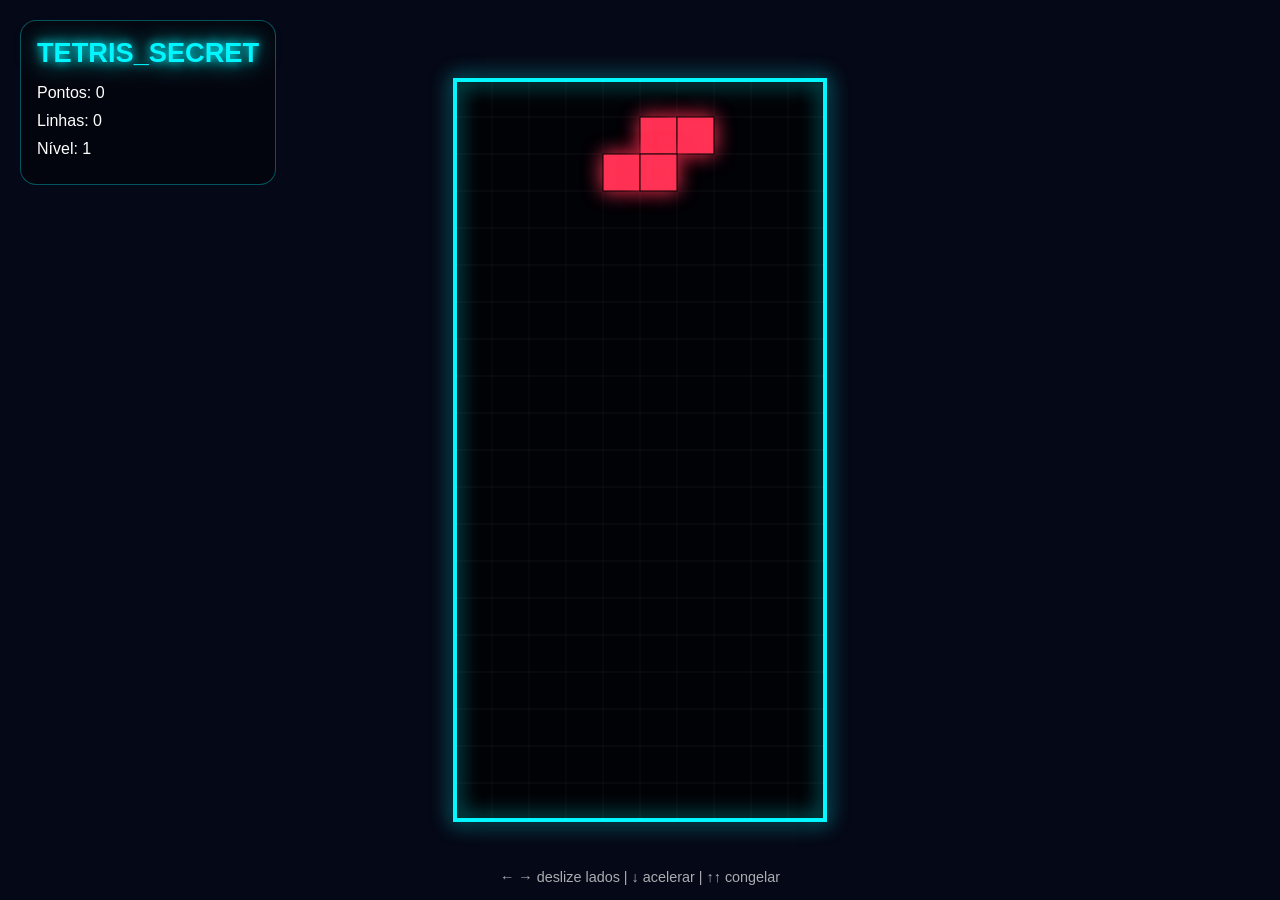
<file: tetris.html>
<!DOCTYPE html>
<html lang="pt-BR">

<head>
    <meta charset="UTF-8" />
    <meta name="viewport" content="width=device-width, initial-scale=1.0, maximum-scale=1.0" />

    <title>TETRIS_SECRET.exe</title>

    <style>
        * {
            margin: 0;
            padding: 0;
            box-sizing: border-box;
            user-select: none;
            -webkit-user-select: none;
            -webkit-tap-highlight-color: transparent;
        }

        body {
            overflow: hidden;
            background:
                radial-gradient(circle at top,
                    #0a1030 0%,
                    #020308 60%,
                    #000 100%);
            font-family: Arial, sans-serif;
            touch-action: none;
        }

        canvas {
            position: fixed;
            inset: 0;
            width: 100vw;
            height: 100vh;
            background: transparent;
        }

        .hud {
            position: fixed;
            top: 20px;
            left: 20px;
            z-index: 100;
            color: white;
            background: rgba(0, 0, 0, 0.35);
            border: 1px solid #00f7ff55;
            backdrop-filter: blur(10px);
            padding: 16px;
            border-radius: 16px;
            min-width: 180px;
        }

        .title {
            font-size: 1.7rem;
            font-weight: bold;
            margin-bottom: 15px;
            color: #00f7ff;
            text-shadow:
                0 0 10px #00f7ff,
                0 0 25px #00f7ff;
        }

        .info {
            margin-bottom: 10px;
            font-size: 1rem;
        }

        .paused {
            position: fixed;
            inset: 0;
            display: none;
            justify-content: center;
            align-items: center;
            background: rgba(0,0,0,0.5);
            color: #00f7ff;
            font-size: 4rem;
            font-weight: bold;
            z-index: 999;
            text-shadow: 0 0 20px #00f7ff;
        }

        .game-over {
            position: fixed;
            inset: 0;
            display: none;
            justify-content: center;
            align-items: center;
            flex-direction: column;
            background: rgba(0,0,0,0.85);
            z-index: 9999;
        }

        .game-over h1 {
            color: #ff3366;
            font-size: 4rem;
            margin-bottom: 20px;
        }

        .restart {
            padding: 15px 30px;
            border: none;
            border-radius: 12px;
            background: #00f7ff;
            color: black;
            font-size: 1rem;
            font-weight: bold;
        }

        .guide {
            position: fixed;
            bottom: 15px;
            left: 50%;
            transform: translateX(-50%);
            color: #ffffffaa;
            font-size: 0.9rem;
            z-index: 100;
            text-align: center;
        }
    </style>
</head>

<body>

    <canvas id="game"></canvas>

    <div class="hud">

        <div class="title">
            TETRIS_SECRET
        </div>

        <div class="info">
            Pontos: <span id="score">0</span>
        </div>

        <div class="info">
            Linhas: <span id="lines">0</span>
        </div>

        <div class="info">
            Nível: <span id="level">1</span>
        </div>

    </div>

    <div class="guide">
        ← → deslize lados | ↓ acelerar | ↑↑ congelar
    </div>

    <div class="paused" id="paused">
        PAUSADO
    </div>

    <div class="game-over" id="gameOver">

        <h1>GAME OVER</h1>

        <button class="restart" onclick="restartGame()">
            REINICIAR
        </button>

    </div>

    <script>

        const canvas = document.getElementById('game');
        const ctx = canvas.getContext('2d');

        const COLS = 10;
        const ROWS = 20;

        let blockSize;

        function resizeCanvas() {

            canvas.width = window.innerWidth;
            canvas.height = window.innerHeight;

            blockSize = Math.floor(
    Math.min(
        window.innerWidth / 18,
        window.innerHeight / 24
    )
);
        }

        resizeCanvas();

        window.addEventListener('resize', resizeCanvas);

        const arena = createMatrix(COLS, ROWS);

        const colors = [
            null,
            '#00f7ff',
            '#ff00ff',
            '#00ff88',
            '#ffe600',
            '#ff8800',
            '#ff3355',
            '#8888ff'
        ];

        const player = {
            pos: { x: 0, y: 0 },
            matrix: null,
            score: 0,
            lines: 0,
            level: 1
        };

        let paused = false;

        function createMatrix(w, h) {

            const matrix = [];

            while (h--) {
                matrix.push(new Array(w).fill(0));
            }

            return matrix;
        }

        function createPiece(type) {

            if (type === 'T') {
                return [
                    [0,0,0],
                    [1,1,1],
                    [0,1,0]
                ];
            }

            if (type === 'O') {
                return [
                    [2,2],
                    [2,2]
                ];
            }

            if (type === 'L') {
                return [
                    [0,3,0],
                    [0,3,0],
                    [0,3,3]
                ];
            }

            if (type === 'J') {
                return [
                    [0,4,0],
                    [0,4,0],
                    [4,4,0]
                ];
            }

            if (type === 'I') {
                return [
                    [0,5,0,0],
                    [0,5,0,0],
                    [0,5,0,0],
                    [0,5,0,0]
                ];
            }

            if (type === 'S') {
                return [
                    [0,6,6],
                    [6,6,0],
                    [0,0,0]
                ];
            }

            if (type === 'Z') {
                return [
                    [7,7,0],
                    [0,7,7],
                    [0,0,0]
                ];
            }
        }

        function collide(arena, player) {

            const [m, o] = [player.matrix, player.pos];

            for (let y = 0; y < m.length; ++y) {

                for (let x = 0; x < m[y].length; ++x) {

                    if (
                        m[y][x] !== 0 &&
                        (
                            arena[y + o.y] &&
                            arena[y + o.y][x + o.x]
                        ) !== 0
                    ) {
                        return true;
                    }

                }

            }

            return false;
        }

        function merge(arena, player) {

            player.matrix.forEach((row, y) => {

                row.forEach((value, x) => {

                    if (value !== 0) {
                        arena[y + player.pos.y][x + player.pos.x] = value;
                    }

                });

            });

        }

        function rotate(matrix) {

            for (let y = 0; y < matrix.length; ++y) {

                for (let x = 0; x < y; ++x) {

                    [
                        matrix[x][y],
                        matrix[y][x]
                    ] = [
                        matrix[y][x],
                        matrix[x][y]
                    ];

                }

            }

            matrix.forEach(row => row.reverse());

        }

        function rotatePiece() {

            rotate(player.matrix);

            if (collide(arena, player)) {

                rotate(player.matrix);
                rotate(player.matrix);
                rotate(player.matrix);

            }

        }

        function playerReset() {

            const pieces = 'TJLOSZI';

            player.matrix = createPiece(
                pieces[Math.random() * pieces.length | 0]
            );

            player.pos.y = 0;

            player.pos.x =
                (COLS / 2 | 0) -
                (player.matrix[0].length / 2 | 0);

            if (collide(arena, player)) {

                document.getElementById('gameOver').style.display = 'flex';

            }

        }

        function arenaSweep() {

            let rowCount = 1;

            outer:
            for (let y = arena.length - 1; y > 0; --y) {

                for (let x = 0; x < arena[y].length; ++x) {

                    if (arena[y][x] === 0) {
                        continue outer;
                    }

                }

                const row = arena.splice(y, 1)[0].fill(0);

                arena.unshift(row);

                ++y;

                player.score += rowCount * 100;
                player.lines++;

                rowCount *= 2;

            }

            player.level =
                Math.floor(player.lines / 10) + 1;

        }

        function drawMatrix(matrix, offset) {

            matrix.forEach((row, y) => {

                row.forEach((value, x) => {

                    if (value !== 0) {

                        const px =
                            (x + offset.x) * blockSize;

                        const py =
                            (y + offset.y) * blockSize;

                        ctx.fillStyle = colors[value];

                        ctx.shadowColor = colors[value];
                        ctx.shadowBlur = 20;

                        ctx.fillRect(
                            px,
                            py,
                            blockSize,
                            blockSize
                        );

                        ctx.strokeStyle = '#000';

                        ctx.strokeRect(
                            px,
                            py,
                            blockSize,
                            blockSize
                        );

                    }

                });

            });

        }

        function draw() {

    ctx.clearRect(
        0,
        0,
        canvas.width,
        canvas.height
    );

    // fundo
    ctx.fillStyle = "#050816";

    ctx.fillRect(
        0,
        0,
        canvas.width,
        canvas.height
    );

    // tamanho real da arena
    const arenaWidth = COLS * blockSize;
    const arenaHeight = ROWS * blockSize;

    // centralização
    const offsetX =
        (canvas.width - arenaWidth) / 2;

    const offsetY =
        (canvas.height - arenaHeight) / 2;

    // fundo da arena
    ctx.fillStyle = "rgba(0,0,0,0.75)";

    ctx.fillRect(
        offsetX,
        offsetY,
        arenaWidth,
        arenaHeight
    );

    // borda neon
    ctx.strokeStyle = "#00f7ff";
    ctx.lineWidth = 4;

    ctx.shadowColor = "#00f7ff";
    ctx.shadowBlur = 20;

    ctx.strokeRect(
        offsetX,
        offsetY,
        arenaWidth,
        arenaHeight
    );

    // grid
    ctx.shadowBlur = 0;

    ctx.strokeStyle = "rgba(255,255,255,0.05)";
    ctx.lineWidth = 1;

    for (let x = 0; x <= COLS; x++) {

        ctx.beginPath();

        ctx.moveTo(
            offsetX + x * blockSize,
            offsetY
        );

        ctx.lineTo(
            offsetX + x * blockSize,
            offsetY + arenaHeight
        );

        ctx.stroke();
    }

    for (let y = 0; y <= ROWS; y++) {

        ctx.beginPath();

        ctx.moveTo(
            offsetX,
            offsetY + y * blockSize
        );

        ctx.lineTo(
            offsetX + arenaWidth,
            offsetY + y * blockSize
        );

        ctx.stroke();
    }

    // desenhar arena
    ctx.save();

    ctx.translate(offsetX, offsetY);

    drawMatrix(arena, { x: 0, y: 0 });

    drawMatrix(player.matrix, player.pos);

    ctx.restore();
}
        function updateScore() {

            document.getElementById('score').innerText =
                player.score;

            document.getElementById('lines').innerText =
                player.lines;

            document.getElementById('level').innerText =
                player.level;

        }

        function playerDrop() {

            player.pos.y++;

            if (collide(arena, player)) {

                player.pos.y--;

                merge(arena, player);

                arenaSweep();

                playerReset();

                updateScore();

            }

            dropCounter = 0;
        }

        function move(dir) {

            player.pos.x += dir;

            if (collide(arena, player)) {
                player.pos.x -= dir;
            }

        }

        let dropCounter = 0;
        let lastTime = 0;

        function update(time = 0) {

            if (!paused) {

                const deltaTime = time - lastTime;

                lastTime = time;

                dropCounter += deltaTime;

                const speed =
                    Math.max(
                        120,
                        1000 - ((player.level - 1) * 80)
                    );

                if (dropCounter > speed) {
                    playerDrop();
                }

                draw();

            }

            requestAnimationFrame(update);

        }

        document.addEventListener('keydown', e => {

            if (e.key === 'ArrowLeft') {
                move(-1);
            }

            else if (e.key === 'ArrowRight') {
                move(1);
            }

            else if (e.key === 'ArrowDown') {
                playerDrop();
            }

            else if (e.key === 'ArrowUp') {
                rotatePiece();
            }

        });

        let touchStartX = 0;
        let touchStartY = 0;
        let lastUpSwipe = 0;

        document.addEventListener('touchstart', e => {

            touchStartX = e.touches[0].clientX;
            touchStartY = e.touches[0].clientY;

        });

        document.addEventListener('touchend', e => {

            const touchEndX =
                e.changedTouches[0].clientX;

            const touchEndY =
                e.changedTouches[0].clientY;

            const dx = touchEndX - touchStartX;
            const dy = touchEndY - touchStartY;

            if (Math.abs(dx) > Math.abs(dy)) {

                if (paused) {
                    paused = false;
                    document.getElementById('paused').style.display = 'none';
                    return;
                }

                if (dx > 40) {
                    move(1);
                }

                else if (dx < -40) {
                    move(-1);
                }

            }

            else {

                if (dy > 40) {

                    if (paused) {
                        paused = false;
                        document.getElementById('paused').style.display = 'none';
                        return;
                    }

                    playerDrop();

                }

                else if (dy < -40) {

                    const now = Date.now();

                    if (now - lastUpSwipe < 400) {

                        paused = !paused;

                        document.getElementById('paused').style.display =
                            paused ? 'flex' : 'none';

                    }

                    else {

                        if (!paused) {
                            rotatePiece();
                        }

                    }

                    lastUpSwipe = now;

                }

            }

        });

        function restartGame() {

            arena.forEach(row => row.fill(0));

            player.score = 0;
            player.lines = 0;
            player.level = 1;

            document.getElementById('gameOver').style.display = 'none';

            updateScore();

            playerReset();

        }

        playerReset();
        updateScore();
        update();

    </script>

</body>

</html>
</file>
<file: css/style.css>
/* ================= UPGRADE: RESPEITO MAXIMO (SCROLLBAR & SELECTION) ================= */

::-webkit-scrollbar {
    width: 8px;
}

::-webkit-scrollbar-track {
    background: #02040f;
}

::-webkit-scrollbar-thumb {
    background: linear-gradient(to bottom, #00f7ff, #4facfe);
    border-radius: 10px;
}

::-webkit-scrollbar-thumb:hover {
    background: #00f7ff;
}

::selection {
    background: rgba(0, 247, 255, 0.3);
    color: #ffffff;
}

/* ================= RESET ================= */

* {
    margin: 0;
    padding: 0;
    box-sizing: border-box;
    scroll-behavior: smooth;
}

body {
    background: #040613;
    color: white;
    font-family: 'Poppins', sans-serif;
    overflow-x: hidden;
    line-height: 1.7;
}

/* ================= ACESSIBILIDADE ================= */

.skip-link {
    position: fixed;
    top: -120px;
    left: 16px;
    z-index: 1200;
    padding: 12px 18px;
    border: 1px solid rgba(0, 247, 255, 0.4);
    border-radius: 10px;
    background: #02040f;
    color: #ffffff;
    font-family: 'Orbitron', sans-serif;
    text-decoration: none;
    transition: 0.3s;
}

.skip-link:focus {
    top: 16px;
}

/* ================= FUNDO INTERATIVO & GRADE CIBERNETICA ================= */

.bg-animation {
    position: fixed;
    width: 100%;
    height: 100%;
    top: 0;
    left: 0;
    z-index: -10;
    overflow: hidden;
    background-image:
        linear-gradient(rgba(0, 247, 255, 0.03) 1px, transparent 1px),
        linear-gradient(90deg, rgba(0, 247, 255, 0.03) 1px, transparent 1px);
    background-size: 40px 40px;
}

.bg-glow {
    position: fixed;
    width: 600px;
    height: 600px;
    background: radial-gradient(circle, rgba(0, 247, 255, 0.06) 0%, transparent 70%);
    top: -10%;
    right: -10%;
    z-index: -9;
    pointer-events: none;
}

.cube {
    position: absolute;
    width: 20px;
    height: 20px;
    border: 2px solid #00f7ff33;
    animation: float 15s linear infinite;
}

.cube:nth-child(1) {
    top: 10%;
    left: 20%;
}

.cube:nth-child(2) {
    top: 70%;
    left: 80%;
    animation-delay: 2s;
}

.cube:nth-child(3) {
    top: 50%;
    left: 10%;
    animation-delay: 4s;
}

.cube:nth-child(4) {
    top: 80%;
    left: 30%;
    animation-delay: 6s;
}

.cube:nth-child(5) {
    top: 20%;
    left: 70%;
    animation-delay: 8s;
}

@keyframes float {
    0% {
        transform: scale(0) rotate(0deg);
        opacity: 0.8;
    }

    100% {
        transform: scale(6) rotate(720deg);
        opacity: 0;
    }
}

/* ================= NAV ================= */

nav {
    width: 100%;
    position: fixed;
    top: 0;
    z-index: 1000;
    display: flex;
    justify-content: center;
    gap: 30px;
    padding: 20px;
    flex-wrap: wrap;
    backdrop-filter: blur(20px);
    -webkit-backdrop-filter: blur(20px);
    background: rgba(4, 6, 19, 0.7);
    border-bottom: 1px solid rgba(0, 247, 255, 0.15);
}

nav a {
    color: rgba(255, 255, 255, 0.8);
    text-decoration: none;
    font-weight: 600;
    transition: 0.3s;
    position: relative;
    font-size: 0.9rem;
    font-family: 'Orbitron', sans-serif;
    letter-spacing: 1px;
}

nav a:hover,
nav a:focus-visible,
nav a.is-active,
nav a[aria-current="page"] {
    color: #00f7ff;
    text-shadow: 0 0 10px rgba(0, 247, 255, 0.6);
}

nav a::after {
    content: '';
    position: absolute;
    left: 0;
    bottom: -5px;
    width: 0%;
    height: 2px;
    background: #00f7ff;
    transition: 0.3s;
    box-shadow: 0 0 8px #00f7ff;
}

nav a:hover::after,
nav a:focus-visible::after,
nav a.is-active::after,
nav a[aria-current="page"]::after {
    width: 100%;
}

/* ================= HERO ================= */

.hero {
    min-height: 100vh;
    display: flex;
    justify-content: center;
    align-items: center;
    flex-direction: column;
    text-align: center;
    padding: 140px 20px 60px;
    position: relative;
}

.hero-tag {
    font-family: 'Orbitron', sans-serif;
    color: #00f7ff;
    font-size: 0.85rem;
    letter-spacing: 4px;
    margin-bottom: 15px;
    border: 1px solid rgba(0, 247, 255, 0.3);
    padding: 4px 12px;
    border-radius: 5px;
    background: rgba(0, 247, 255, 0.05);
}

.hero h1 {
    font-family: 'Orbitron', sans-serif;
    font-size: 5rem;
    line-height: 1.1;
    background: linear-gradient(to right, #00f7ff, #4facfe, #00f7ff);
    -webkit-background-clip: text;
    -webkit-text-fill-color: transparent;
    font-weight: 800;
    letter-spacing: 0;
}

.hero h2 {
    margin-top: 20px;
    font-size: 1.5rem;
    color: #b6c6ff;
    font-weight: 400;
    letter-spacing: 2px;
    font-family: 'Orbitron', sans-serif;
}

.hero p {
    max-width: 750px;
    margin-top: 25px;
    color: #a5b1e1;
    font-size: 1.1rem;
    font-weight: 300;
}

.hero-btn {
    margin-top: 40px;
    padding: 18px 45px;
    border: 1px solid rgba(0, 247, 255, 0.4);
    border-radius: 12px;
    background: linear-gradient(45deg, rgba(0, 247, 255, 0.2), rgba(0, 119, 255, 0.2));
    backdrop-filter: blur(5px);
    color: white;
    font-size: 0.95rem;
    font-family: 'Orbitron', sans-serif;
    font-weight: 700;
    letter-spacing: 2px;
    cursor: pointer;
    transition: 0.4s;
    text-decoration: none;
    box-shadow: 0 0 20px rgba(0, 247, 255, 0.15);
}

.hero-btn:hover,
.hero-btn:focus-visible {
    transform: translateY(-3px);
    background: linear-gradient(45deg, #00f7ff, #0077ff);
    box-shadow: 0 0 35px rgba(0, 247, 255, 0.5);
    color: #000;
}

/* ================= CONTINUIDADE ENTRE PAGINAS ================= */

.continue-section {
    display: flex;
    justify-content: center;
    padding: 0 10% 100px;
}

.continue-btn {
    display: inline-flex;
    align-items: center;
    justify-content: center;
    gap: 12px;
    margin-top: 0;
}

.continue-section--inside {
    padding: 50px 0 0;
}

/* ================= SECOES ================= */

section {
    padding: 100px 10%;
}

.content-page main {
    padding-top: 64px;
}

.section-title {
    font-size: 3rem;
    margin-bottom: 60px;
    text-align: center;
    font-family: 'Orbitron', sans-serif;
    color: #00f7ff;
    letter-spacing: 2px;
    font-weight: 700;
}

/* ================= DECORACAO DE FONTES/LINKS ================= */

.source-link {
    display: inline-flex;
    align-items: center;
    gap: 6px;
    margin-top: auto;
    font-size: 0.8rem;
    color: rgba(0, 247, 255, 0.6);
    text-decoration: none;
    font-family: 'Orbitron', sans-serif;
    letter-spacing: 1px;
    transition: 0.3s;
    padding-top: 15px;
}

.source-link:hover,
.source-link:focus-visible {
    color: #ffffff;
    text-shadow: 0 0 8px #00f7ff;
}

.source-link--block {
    display: flex;
    margin-top: 15px;
}

.inline-source {
    font-size: 0.8rem;
    margin-left: 6px;
    color: #4facfe;
    text-decoration: none;
    font-weight: 600;
}

.inline-source:hover,
.inline-source:focus-visible {
    color: #00f7ff;
}

/* ================= ANIMACOES DE ENTRADA ================= */

.fade-in {
    opacity: 1;
    transform: translateY(30px);
    transition: cubic-bezier(0.2, 0.8, 0.2, 1) 1.2s;
}

.fade-in.show {
    opacity: 1;
    transform: translateY(0);
}

/* ================= PREMIUM CARDS ================= */

.cards {
    display: grid;
    grid-template-columns: repeat(auto-fit, minmax(280px, 1fr));
    gap: 30px;
}

.card {
    background: rgba(10, 15, 41, 0.45);
    border: 1px solid rgba(0, 247, 255, 0.1);
    border-radius: 20px;
    padding: 35px;
    transition: 0.4s cubic-bezier(0.25, 1, 0.5, 1);
    backdrop-filter: blur(10px);
    -webkit-backdrop-filter: blur(10px);
    display: flex;
    flex-direction: column;
    position: relative;
}

.card::before {
    content: '// TECH_DATA';
    position: absolute;
    top: 15px;
    right: 20px;
    font-size: 0.65rem;
    font-family: 'Orbitron', sans-serif;
    color: rgba(255, 255, 255, 0.2);
    letter-spacing: 1px;
}

.card:hover {
    transform: translateY(-8px);
    border-color: rgba(0, 247, 255, 0.5);
    box-shadow: 0 10px 30px rgba(0, 247, 255, 0.15);
    background: rgba(10, 15, 41, 0.7);
}

.card h3 {
    color: #00f7ff;
    margin-bottom: 15px;
    font-size: 1.3rem;
    font-family: 'Orbitron', sans-serif;
    display: flex;
    align-items: center;
    gap: 12px;
}

.card h3 i {
    color: #4facfe;
}

.card p {
    color: #b1bcde;
    font-size: 0.95rem;
    font-weight: 300;
    flex-grow: 1;
}

.career-card::before {
    content: attr(data-step);
    position: absolute;
    top: 12px;
    right: 20px;
    font-size: 1.1rem;
    font-family: 'Orbitron', sans-serif;
    color: rgba(0, 247, 255, 0.2);
    font-weight: 800;
}

/* ================= TIMELINE PREMIUM ================= */

.timeline {
    position: relative;
    margin-top: 50px;
}

.timeline::before {
    content: '';
    position: absolute;
    left: 50%;
    width: 2px;
    height: 100%;
    background: linear-gradient(to bottom, #00f7ff, #0077ff, transparent);
    transform: translateX(-50%);
}

.timeline-item {
    width: 50%;
    padding: 25px 40px;
    position: relative;
}

.timeline-item:nth-child(odd) {
    left: 0;
    text-align: right;
}

.timeline-item:nth-child(even) {
    left: 50%;
}

.timeline-item::after {
    content: '';
    position: absolute;
    width: 12px;
    height: 12px;
    background: #00f7ff;
    border: 3px solid #040613;
    border-radius: 50%;
    top: 38px;
    z-index: 5;
    box-shadow: 0 0 10px #00f7ff;
}

.timeline-item:nth-child(odd)::after {
    right: -6px;
}

.timeline-item:nth-child(even)::after {
    left: -6px;
}

.timeline-content {
    background: rgba(10, 15, 41, 0.45);
    padding: 25px;
    border-radius: 18px;
    border: 1px solid rgba(0, 247, 255, 0.1);
    backdrop-filter: blur(10px);
    transition: 0.3s;
}

.timeline-content:hover {
    border-color: #00f7ff;
    box-shadow: 0 0 20px rgba(0, 247, 255, 0.1);
}

.timeline-content h2,
.timeline-content h3 {
    color: #00f7ff;
    margin-bottom: 10px;
    font-family: 'Orbitron', sans-serif;
    font-size: 1.4rem;
}

.timeline-content p {
    color: #b1bcde;
    font-weight: 300;
}

/* ================= BOX DE DESTAQUE FUTURISTA ================= */

.fact-box {
    margin-top: 50px;
    background: linear-gradient(135deg, rgba(6, 17, 46, 0.7), rgba(4, 30, 63, 0.7));
    padding: 35px;
    border: 1px solid rgba(0, 247, 255, 0.2);
    border-left: 5px solid #00f7ff;
    border-radius: 16px;
    font-size: 1.05rem;
    color: #cbd5e1;
    font-weight: 300;
    box-shadow: 0 10px 30px rgba(0, 0, 0, 0.3);
}

.fact-box p {
    margin-bottom: 15px;
    display: flex;
    align-items: center;
    flex-wrap: wrap;
}

/* ================= FOOTER MATRIZ ================= */

footer {
    text-align: center;
    padding: 80px 20px;
    background: #02040b;
    border-top: 1px solid rgba(0, 247, 255, 0.15);
    position: relative;
}

footer h2 {
    color: #00f7ff;
    margin-bottom: 15px;
    font-family: 'Orbitron', sans-serif;
    letter-spacing: 2px;
}

footer p {
    color: #94a3b8;
    font-weight: 300;
}

.integrantes-box {
    margin-top: 30px;
    display: inline-block;
    padding: 20px 40px;
    background: rgba(255, 255, 255, 0.02);
    border-radius: 12px;
    border: 1px solid rgba(255, 255, 255, 0.05);
}

.footer-label {
    color: #00f7ff;
    font-weight: 600;
    font-family: 'Orbitron', sans-serif;
    margin-bottom: 10px;
    letter-spacing: 1px;
}

.footer-names {
    color: #ffffff;
}

.footer-guide {
    opacity: 0.4;
    font-size: 0.85rem;
    margin-top: 15px;
}

/* ================= RESPONSIVO ================= */

@media (max-width: 900px) {
    .hero h1 {
        font-size: 3.2rem;
    }

    .section-title {
        font-size: 2.4rem;
    }

    .timeline::before {
        left: 20px;
    }

    .timeline-item {
        width: 100%;
        left: 0 !important;
        text-align: left !important;
        padding-left: 45px;
        padding-right: 10px;
        margin-bottom: 30px;
    }

    .timeline-item:nth-child(odd)::after,
    .timeline-item:nth-child(even)::after {
        left: 14px;
    }
}

@media (max-width: 600px) {
    .hero h1 {
        font-size: 2.4rem;
    }

    .section-title {
        font-size: 2rem;
    }

    nav {
        gap: 12px;
        padding: 15px 5px;
    }

    nav a {
        font-size: 0.75rem;
    }
}
</file>
<file: PhysicsLabAr/style.css>
:root {
  --bg: #f5f7fa;
  --panel: #ffffff;
  --panel-soft: #fbfcfe;
  --line: #dfe5ec;
  --line-strong: #c8d2dd;
  --text: #1d2733;
  --muted: #607080;
  --accent: #2266a8;
  --accent-strong: #174f85;
  --accent-soft: #eaf3fb;
  --danger: #b84232;
  --shadow: 0 12px 34px rgba(28, 41, 56, 0.11);
  --radius: 8px;
  --gap: 12px;
  font-family: Inter, ui-sans-serif, system-ui, -apple-system, BlinkMacSystemFont, "Segoe UI", Arial, sans-serif;
}

* {
  box-sizing: border-box;
}

html,
body {
  width: 100%;
  height: 100%;
  margin: 0;
}

body {
  background: var(--bg);
  color: var(--text);
  overflow: hidden;
}

button,
input,
select {
  font: inherit;
}

button {
  border: 1px solid var(--line);
  background: #fff;
  color: var(--text);
  cursor: pointer;
  transition: background 120ms ease, border-color 120ms ease, color 120ms ease, transform 120ms ease;
}

button:hover {
  border-color: var(--line-strong);
  background: var(--panel-soft);
}

button:active {
  transform: translateY(1px);
}

button.is-active {
  border-color: var(--accent);
  background: var(--accent-soft);
  color: var(--accent-strong);
}

button:focus-visible,
input:focus-visible,
select:focus-visible {
  outline: 2px solid rgba(34, 102, 168, 0.35);
  outline-offset: 2px;
}

.app-shell {
  display: flex;
  flex-direction: column;
  width: 100%;
  height: 100dvh;
  min-width: 300px;
}

.topbar {
  display: grid;
  grid-template-columns: minmax(190px, 1fr) auto auto;
  align-items: center;
  gap: var(--gap);
  padding: 10px 12px;
  border-bottom: 1px solid var(--line);
  background: rgba(255, 255, 255, 0.96);
  box-shadow: 0 2px 14px rgba(28, 41, 56, 0.06);
  z-index: 3;
}

.brand {
  display: flex;
  align-items: center;
  min-width: 0;
  gap: 10px;
}

.brand-mark {
  display: inline-grid;
  place-items: center;
  width: 38px;
  height: 38px;
  border-radius: var(--radius);
  background: #1e5f96;
  color: #fff;
  font-weight: 800;
  letter-spacing: 0;
}

.brand strong,
.brand span {
  display: block;
  white-space: nowrap;
}

.brand strong {
  font-size: 1rem;
}

.brand span {
  color: var(--muted);
  font-size: 0.78rem;
}

.top-actions {
  display: flex;
  align-items: center;
  justify-content: center;
  gap: 7px;
}

.icon-button {
  display: inline-grid;
  place-items: center;
  width: 38px;
  height: 34px;
  padding: 0;
  border-radius: var(--radius);
  font-size: 0.72rem;
  font-weight: 800;
  letter-spacing: 0;
}

.text-button {
  min-height: 34px;
  padding: 0 12px;
  border-radius: var(--radius);
  font-size: 0.86rem;
  font-weight: 700;
}

.chaos-button.is-active {
  border-color: var(--danger);
  background: #fff1ed;
  color: var(--danger);
}

.stats-strip {
  display: flex;
  justify-content: flex-end;
  align-items: center;
  gap: 10px;
  color: var(--muted);
  font-size: 0.8rem;
  white-space: nowrap;
}

.stats-strip b {
  color: var(--text);
}

.lab-layout {
  flex: 1;
  min-height: 0;
  padding: var(--gap);
  gap: var(--gap);
}

.panel {
  min-height: 0;
  border: 1px solid var(--line);
  border-radius: var(--radius);
  background: var(--panel);
  box-shadow: var(--shadow);
}

.panel-title {
  display: flex;
  align-items: center;
  justify-content: space-between;
  gap: 8px;
  padding: 12px 12px 8px;
}

.panel-title h1,
.panel-title h2 {
  margin: 0;
  font-size: 0.9rem;
  line-height: 1.2;
}

.panel-title span {
  color: var(--muted);
  font-size: 0.78rem;
  font-weight: 700;
}

.compact-title {
  padding-top: 0;
}

.material-grid {
  display: grid;
  grid-template-columns: repeat(2, minmax(0, 1fr));
  gap: 8px;
  padding: 0 12px 12px;
}

.material-button,
.tool-button {
  display: flex;
  align-items: center;
  gap: 8px;
  min-width: 0;
  min-height: 42px;
  border-radius: var(--radius);
  padding: 8px;
  text-align: left;
  font-weight: 700;
}

.material-button span:last-child,
.tool-button span:last-child {
  min-width: 0;
  overflow: hidden;
  text-overflow: ellipsis;
  white-space: nowrap;
}

.swatch {
  flex: 0 0 auto;
  width: 18px;
  height: 18px;
  border-radius: 50%;
  border: 1px solid rgba(0, 0, 0, 0.12);
}

.world-panel {
  position: relative;
  min-width: 0;
  min-height: 0;
}

.canvas-frame {
  position: relative;
  width: 100%;
  height: 100%;
  min-height: 260px;
  overflow: hidden;
  border: 1px solid var(--line);
  border-radius: var(--radius);
  background: #edf2f6;
  box-shadow: var(--shadow);
}

#worldCanvas,
#overlayCanvas {
  position: absolute;
  inset: 0;
  width: 100%;
  height: 100%;
  display: block;
  touch-action: none;
}

#worldCanvas {
  background: #f7f9fc;
}

#overlayCanvas {
  pointer-events: none;
}

.status-toast {
  position: absolute;
  left: 12px;
  bottom: 12px;
  max-width: min(380px, calc(100% - 24px));
  padding: 8px 10px;
  border-radius: var(--radius);
  background: rgba(255, 255, 255, 0.92);
  border: 1px solid var(--line);
  color: var(--text);
  font-size: 0.82rem;
  box-shadow: 0 8px 22px rgba(28, 41, 56, 0.12);
  opacity: 0;
  transform: translateY(4px);
  transition: opacity 160ms ease, transform 160ms ease;
}

.status-toast.is-visible {
  opacity: 1;
  transform: translateY(0);
}

.control-panel {
  overflow: auto;
  padding-bottom: 6px;
}

.control-group {
  padding: 12px;
  border-top: 1px solid var(--line);
}

.control-group:first-child {
  border-top: 0;
}

.tool-grid {
  display: grid;
  grid-template-columns: repeat(2, minmax(0, 1fr));
  gap: 8px;
}

.tool-icon {
  display: inline-grid;
  place-items: center;
  width: 22px;
  height: 22px;
  border-radius: 6px;
  background: #eef3f8;
  color: #1e5f96;
  font-size: 0.78rem;
  font-weight: 800;
}

.segmented {
  display: grid;
  grid-template-columns: repeat(4, minmax(0, 1fr));
  gap: 7px;
}

.segmented button {
  min-height: 34px;
  border-radius: var(--radius);
  font-weight: 800;
}

.field-label {
  display: block;
  margin-bottom: 7px;
  color: var(--muted);
  font-size: 0.8rem;
  font-weight: 800;
}

select {
  width: 100%;
  min-height: 38px;
  border: 1px solid var(--line);
  border-radius: var(--radius);
  background: #fff;
  color: var(--text);
  padding: 0 9px;
}

.advanced-panel {
  display: grid;
  gap: 12px;
}

.advanced-panel .panel-title {
  padding: 0;
}

.range-row {
  display: grid;
  grid-template-columns: 74px minmax(0, 1fr) 58px;
  align-items: center;
  gap: 8px;
  color: var(--muted);
  font-size: 0.8rem;
  font-weight: 800;
}

.range-row output {
  color: var(--text);
  text-align: right;
  font-variant-numeric: tabular-nums;
}

input[type="range"] {
  width: 100%;
  accent-color: var(--accent);
}

.utility-row {
  display: grid;
  grid-template-columns: 1fr 1fr;
  gap: 8px;
}
</file>
<file: PhysicsLabAr/css/mobile.css>
body {
  overflow: auto;
}

.app-shell {
  min-height: 100dvh;
  height: auto;
}

.topbar {
  position: sticky;
  top: 0;
  grid-template-columns: 1fr;
  gap: 8px;
}

.brand {
  justify-content: center;
}

.brand span:not(.brand-mark) {
  display: none;
}

.top-actions {
  width: 100%;
  overflow-x: auto;
  justify-content: flex-start;
  padding-bottom: 2px;
}

.icon-button {
  flex: 0 0 38px;
}

.stats-strip {
  justify-content: center;
  flex-wrap: wrap;
  gap: 8px;
}

.lab-layout {
  display: grid;
  grid-template-columns: 1fr;
  grid-template-rows: minmax(360px, 58dvh) auto auto;
  padding: 8px;
}

.world-panel {
  order: 1;
}

.palette-panel {
  order: 2;
}

.control-panel {
  order: 3;
  overflow: visible;
}

.material-grid {
  grid-template-columns: repeat(3, minmax(0, 1fr));
}

.material-button,
.tool-button {
  min-height: 40px;
  padding: 7px;
  font-size: 0.8rem;
}

.tool-grid {
  grid-template-columns: repeat(3, minmax(0, 1fr));
}

.range-row {
  grid-template-columns: 66px minmax(0, 1fr) 52px;
}

.canvas-frame {
  min-height: 360px;
}
</file>
<file: PhysicsLabAr/css/desktop.css>
.lab-layout {
  display: grid;
  grid-template-columns: 250px minmax(0, 1fr) 300px;
  grid-template-rows: minmax(0, 1fr);
}

.palette-panel,
.control-panel,
.world-panel {
  height: 100%;
}

.palette-panel {
  overflow: auto;
}

.canvas-frame {
  min-height: 100%;
}

@media (min-width: 1180px) {
  .lab-layout {
    grid-template-columns: 280px minmax(0, 1fr) 320px;
  }

  .material-grid {
    grid-template-columns: repeat(2, minmax(0, 1fr));
  }
}
</file>
<file: css/doom.css>
html,
body {
    width: 100%;
    height: 100%;
    margin: 0;
    overflow: hidden;
    background: #000000;
    touch-action: none;
    overscroll-behavior: none;
}

body {
    position: fixed;
    inset: 0;
    color: #ffffff;
    font-family: Arial, Helvetica, sans-serif;
}

button {
    font: inherit;
    -webkit-tap-highlight-color: transparent;
}

.doom-shell {
    position: fixed;
    inset: 0;
    width: 100vw;
    height: 100vh;
    height: 100dvh;
    overflow: hidden;
    background: #000000;
}

.doom-screen,
.doom-screen > * {
    width: 100%;
    height: 100%;
}

.doom-status {
    position: fixed;
    left: 50%;
    top: 50%;
    z-index: 5;
    margin: 0;
    padding: 10px 14px;
    transform: translate(-50%, -50%);
    border: 1px solid rgba(255, 255, 255, 0.2);
    background: rgba(0, 0, 0, 0.72);
    color: #ffffff;
    font-size: 0.875rem;
    letter-spacing: 0.08em;
    text-transform: uppercase;
}

.doom-status.is-hidden {
    display: none;
}

.doom-back {
    position: fixed;
    top: max(12px, env(safe-area-inset-top));
    right: max(12px, env(safe-area-inset-right));
    z-index: 30;
    display: grid;
    width: 42px;
    height: 42px;
    place-items: center;
    border: 1px solid rgba(255, 255, 255, 0.22);
    border-radius: 50%;
    background: rgba(0, 0, 0, 0.62);
    color: #ffffff;
    font-size: 1.7rem;
    line-height: 1;
    cursor: pointer;
}

.doom-start {
    position: fixed;
    inset: 0;
    z-index: 25;
    display: grid;
    place-items: center;
    background: rgba(0, 0, 0, 0.72);
}

.doom-start[hidden] {
    display: none;
}

.doom-start-button {
    min-width: 132px;
    min-height: 56px;
    border: 2px solid #d9361c;
    border-radius: 6px;
    background: #7b1111;
    color: #ffffff;
    font-weight: 800;
    letter-spacing: 0.12em;
    cursor: pointer;
    box-shadow: 0 0 24px rgba(217, 54, 28, 0.45);
}

.doom-touch-controls {
    position: fixed;
    inset: 0;
    z-index: 20;
    display: none;
    pointer-events: none;
}

.doom-stick,
.doom-actions,
.doom-action {
    pointer-events: auto;
}

.doom-stick {
    position: absolute;
    left: max(18px, env(safe-area-inset-left));
    bottom: max(18px, env(safe-area-inset-bottom));
    width: clamp(108px, 24vw, 158px);
    aspect-ratio: 1;
    touch-action: none;
}

.doom-stick-track {
    position: relative;
    width: 100%;
    height: 100%;
    border: 2px solid rgba(255, 255, 255, 0.32);
    border-radius: 50%;
    background: rgba(0, 0, 0, 0.34);
}

.doom-stick-thumb {
    position: absolute;
    left: 50%;
    top: 50%;
    width: 42%;
    aspect-ratio: 1;
    border-radius: 50%;
    background: rgba(255, 255, 255, 0.74);
    transform: translate(-50%, -50%);
    box-shadow: 0 0 20px rgba(255, 255, 255, 0.24);
}

.doom-actions {
    position: absolute;
    right: max(18px, env(safe-area-inset-right));
    bottom: max(18px, env(safe-area-inset-bottom));
    display: grid;
    grid-template-columns: repeat(2, clamp(58px, 13vw, 76px));
    gap: 12px;
    align-items: end;
}

.doom-action {
    width: clamp(58px, 13vw, 76px);
    aspect-ratio: 1;
    border: 2px solid rgba(255, 255, 255, 0.25);
    border-radius: 50%;
    background: rgba(0, 0, 0, 0.46);
    color: #ffffff;
    font-size: clamp(0.72rem, 1.8vw, 0.9rem);
    font-weight: 800;
    letter-spacing: 0.04em;
    touch-action: none;
}

.doom-action--fire {
    grid-row: span 2;
    width: clamp(82px, 18vw, 108px);
    background: rgba(154, 14, 14, 0.76);
    border-color: rgba(255, 80, 54, 0.78);
}

.doom-action.is-active,
.doom-back:active,
.doom-start-button:active {
    transform: scale(0.96);
}

@media (pointer: coarse) {
    .doom-touch-controls {
        display: block;
    }

    .doom-back {
        width: 38px;
        height: 38px;
        font-size: 1.45rem;
    }
}

@media (pointer: coarse) and (orientation: portrait) {
    .doom-shell {
        width: 100vh;
        height: 100vw;
        transform: rotate(90deg) translateY(-100%);
        transform-origin: top left;
    }
}
</file>
<file: css/pong.css>
body{
margin:0;
background:#040613;
font-family:Orbitron,Arial,sans-serif;
overflow:hidden;
color:white;
}
canvas{
display:block;
width:100vw;
height:100vh;
background:
radial-gradient(circle at center, rgba(0,247,255,.08), transparent 60%),
#040613;
}
.menu{
position:absolute;
inset:0;
display:flex;
flex-direction:column;
justify-content:center;
align-items:center;
gap:12px;
z-index:5;
}
h1{
color:#00f7ff;
text-shadow:0 0 15px #00f7ff;
}
button{
padding:14px 24px;
border:1px solid #00f7ff;
background:rgba(0,247,255,.1);
color:white;
border-radius:12px;
font-size:18px;
}
.hidden{display:none!important;}
#hud{
position:absolute;
top:10px;
left:10px;
right:10px;
display:flex;
justify-content:space-between;
align-items:center;
z-index:3;
}
</file>
